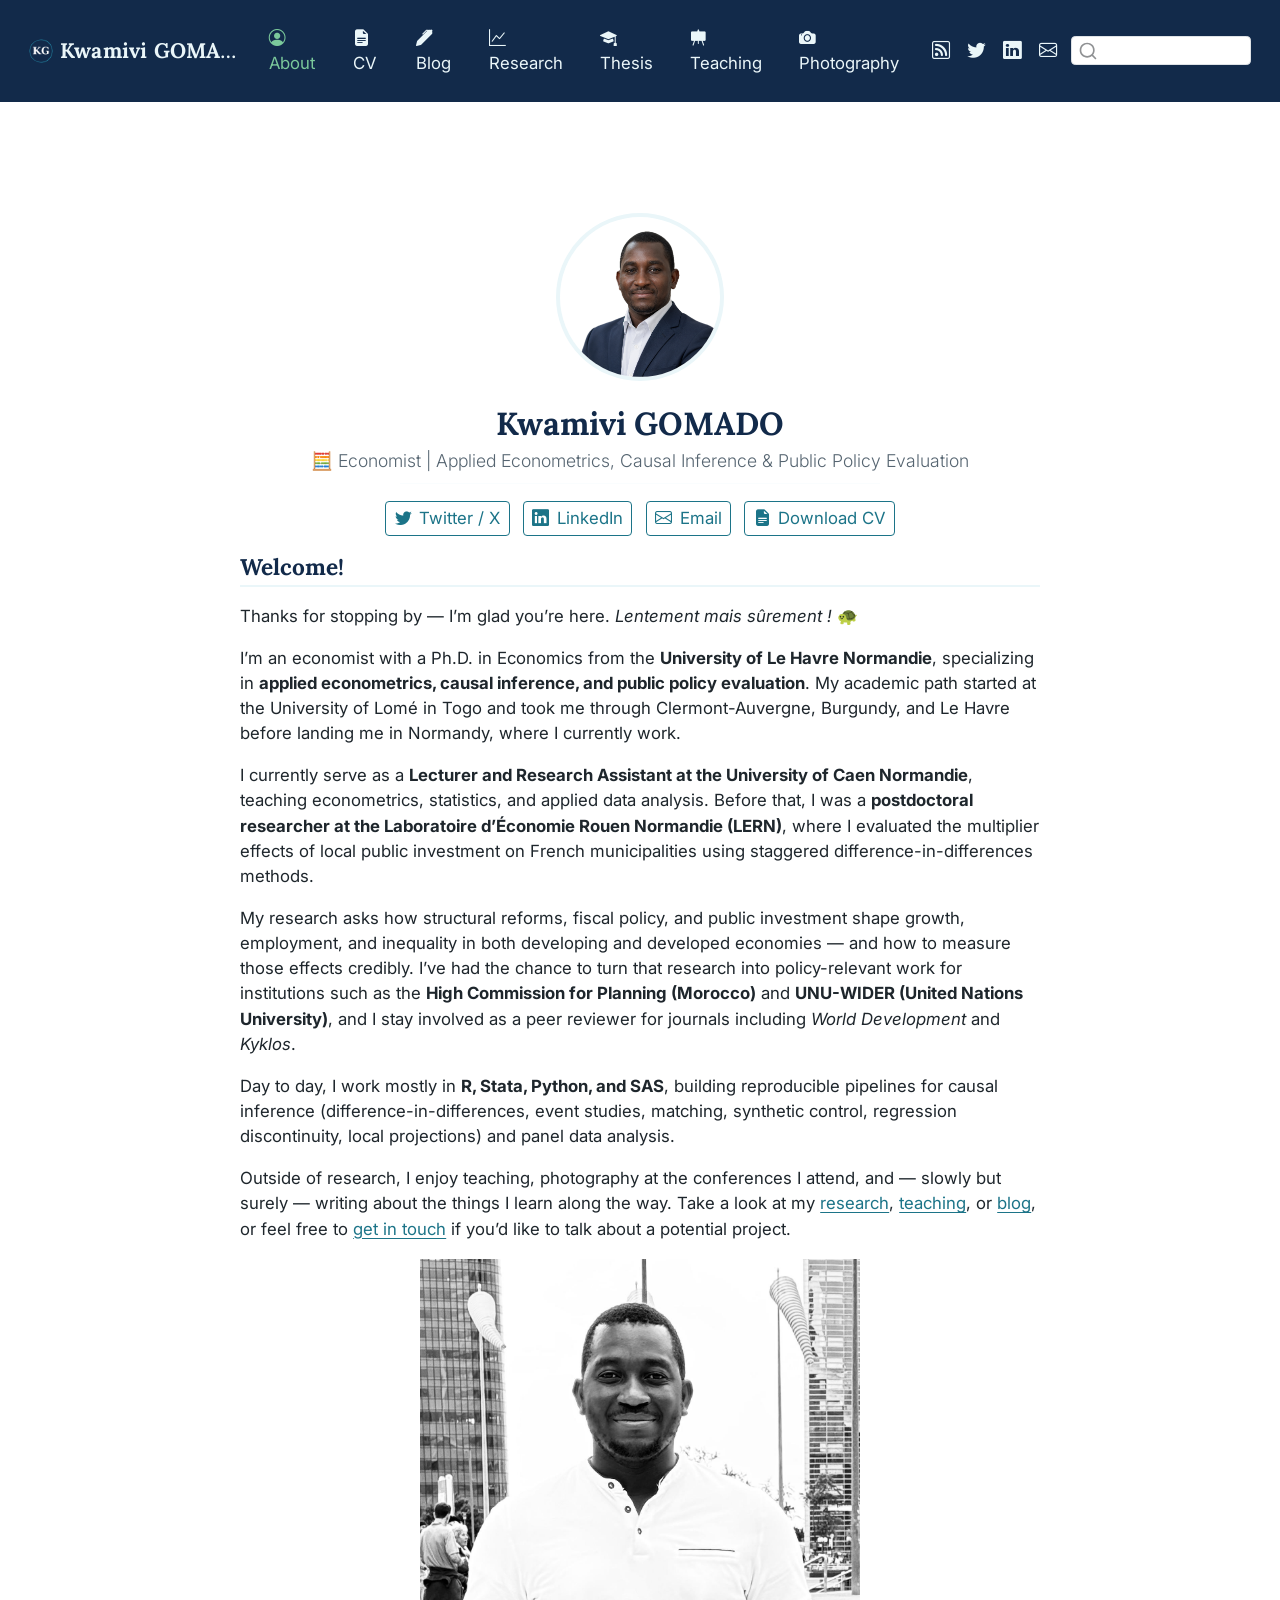
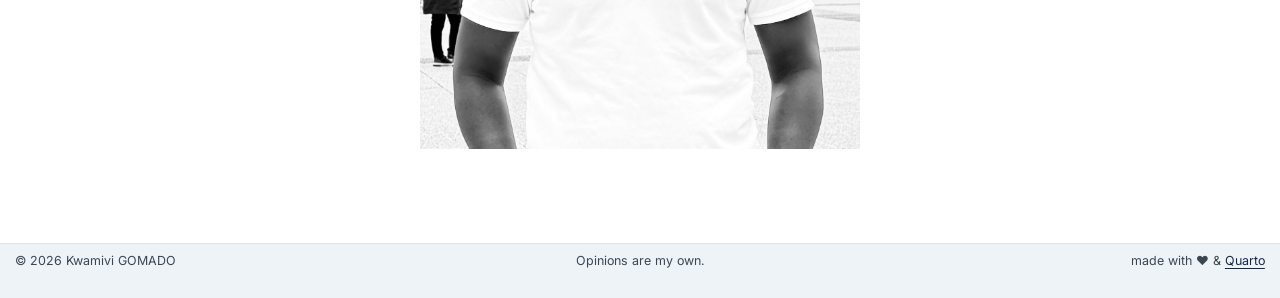
<file: index.html>
<!DOCTYPE html>
<html xmlns="http://www.w3.org/1999/xhtml" lang="en" xml:lang="en"><head>

<meta charset="utf-8">
<meta name="generator" content="quarto-1.8.25">

<meta name="viewport" content="width=device-width, initial-scale=1.0, user-scalable=yes">


<title>Kwamivi GOMADO | About – Kwamivi GOMADO</title>
<style>
code{white-space: pre-wrap;}
span.smallcaps{font-variant: small-caps;}
div.columns{display: flex; gap: min(4vw, 1.5em);}
div.column{flex: auto; overflow-x: auto;}
div.hanging-indent{margin-left: 1.5em; text-indent: -1.5em;}
ul.task-list{list-style: none;}
ul.task-list li input[type="checkbox"] {
  width: 0.8em;
  margin: 0 0.8em 0.2em -1em; /* quarto-specific, see https://github.com/quarto-dev/quarto-cli/issues/4556 */ 
  vertical-align: middle;
}
</style>


<script src="site_libs/quarto-nav/quarto-nav.js"></script>
<script src="site_libs/clipboard/clipboard.min.js"></script>
<script src="site_libs/quarto-search/autocomplete.umd.js"></script>
<script src="site_libs/quarto-search/fuse.min.js"></script>
<script src="site_libs/quarto-search/quarto-search.js"></script>
<meta name="quarto:offset" content="./">
<link href="./assets/img/favicon.png" rel="icon" type="image/png">
<script src="site_libs/quarto-html/quarto.js" type="module"></script>
<script src="site_libs/quarto-html/tabsets/tabsets.js" type="module"></script>
<script src="site_libs/quarto-html/axe/axe-check.js" type="module"></script>
<script src="site_libs/quarto-html/popper.min.js"></script>
<script src="site_libs/quarto-html/tippy.umd.min.js"></script>
<link href="site_libs/quarto-html/tippy.css" rel="stylesheet">
<link href="site_libs/quarto-html/quarto-syntax-highlighting-7b89279ff1a6dce999919e0e67d4d9ec.css" rel="stylesheet" id="quarto-text-highlighting-styles">
<script src="site_libs/bootstrap/bootstrap.min.js"></script>
<link href="site_libs/bootstrap/bootstrap-icons.css" rel="stylesheet">
<link href="site_libs/bootstrap/bootstrap-9e300816fc0d1c5141b2ba2306aa58ef.min.css" rel="stylesheet" append-hash="true" id="quarto-bootstrap" data-mode="light">
<script id="quarto-search-options" type="application/json">{
  "location": "navbar",
  "copy-button": false,
  "collapse-after": 3,
  "panel-placement": "end",
  "type": "textbox",
  "limit": 50,
  "keyboard-shortcut": [
    "f",
    "/",
    "s"
  ],
  "language": {
    "search-no-results-text": "No results",
    "search-matching-documents-text": "matching documents",
    "search-copy-link-title": "Copy link to search",
    "search-hide-matches-text": "Hide additional matches",
    "search-more-match-text": "more match in this document",
    "search-more-matches-text": "more matches in this document",
    "search-clear-button-title": "Clear",
    "search-text-placeholder": "",
    "search-detached-cancel-button-title": "Cancel",
    "search-submit-button-title": "Submit",
    "search-label": "Search"
  }
}</script>
<style>html{ scroll-behavior: smooth; }</style>


<meta property="og:title" content="Kwamivi GOMADO | About">
<meta property="og:description" content="🧮 Economist | Applied Econometrics, Causal Inference &amp; Public Policy Evaluation">
<meta property="og:image" content="https://www.kwamivigomado.com/assets/img/headshot.png">
<meta property="og:site_name" content="Kwamivi GOMADO">
<meta property="og:locale" content="en_EN">
<meta property="og:image:height" content="1254">
<meta property="og:image:width" content="1254">
<meta property="og:image:alt" content="Portrait of Kwamivi Gomado wearing a navy suit.">
<meta name="twitter:title" content="Kwamivi GOMADO | About">
<meta name="twitter:description" content="🧮 Economist | Applied Econometrics, Causal Inference &amp; Public Policy Evaluation">
<meta name="twitter:image" content="https://www.kwamivigomado.com/assets/img/headshot.png">
<meta name="twitter:creator" content="@MawuliGomado">
<meta name="twitter:image-height" content="1254">
<meta name="twitter:image-width" content="1254">
<meta name="twitter:image:alt" content="Portrait of Kwamivi Gomado wearing a navy suit.">
<meta name="twitter:card" content="summary_large_image">
</head>

<body class="nav-fixed fullcontent quarto-light">

<div id="quarto-search-results"></div>
  <header id="quarto-header" class="headroom fixed-top">
    <nav class="navbar navbar-expand-lg " data-bs-theme="dark">
      <div class="navbar-container container-fluid">
      <div class="navbar-brand-container mx-auto">
    <a href="./index.html" class="navbar-brand navbar-brand-logo">
    <img src="./assets/img/kg-monogram.png" alt="Navy circle monogram with the letters K G in white" class="navbar-logo light-content">
    <img src="./assets/img/kg-monogram.png" alt="Navy circle monogram with the letters K G in white" class="navbar-logo dark-content">
    </a>
    <a class="navbar-brand" href="./index.html">
    <span class="navbar-title">Kwamivi GOMADO</span>
    </a>
  </div>
            <div id="quarto-search" class="" title="Search"></div>
          <button class="navbar-toggler" type="button" data-bs-toggle="collapse" data-bs-target="#navbarCollapse" aria-controls="navbarCollapse" role="menu" aria-expanded="false" aria-label="Toggle navigation" onclick="if (window.quartoToggleHeadroom) { window.quartoToggleHeadroom(); }">
  <span class="navbar-toggler-icon"></span>
</button>
          <div class="collapse navbar-collapse" id="navbarCollapse">
            <ul class="navbar-nav navbar-nav-scroll me-auto">
  <li class="nav-item">
    <a class="nav-link active" href="./index.html" aria-current="page"> <i class="bi bi-person-circle" role="img">
</i> 
<span class="menu-text">About</span></a>
  </li>  
  <li class="nav-item">
    <a class="nav-link" href="./cv/index.html"> <i class="bi bi-file-earmark-text-fill" role="img">
</i> 
<span class="menu-text">CV</span></a>
  </li>  
  <li class="nav-item">
    <a class="nav-link" href="./blog.html"> <i class="bi bi-pen-fill" role="img">
</i> 
<span class="menu-text">Blog</span></a>
  </li>  
  <li class="nav-item">
    <a class="nav-link" href="./projects/research.html"> <i class="bi bi-graph-up" role="img">
</i> 
<span class="menu-text">Research</span></a>
  </li>  
  <li class="nav-item">
    <a class="nav-link" href="./thesis/thesis.html"> <i class="bi bi-mortarboard-fill" role="img">
</i> 
<span class="menu-text">Thesis</span></a>
  </li>  
  <li class="nav-item">
    <a class="nav-link" href="./teaching/teaching.html"> <i class="bi bi-easel-fill" role="img">
</i> 
<span class="menu-text">Teaching</span></a>
  </li>  
  <li class="nav-item">
    <a class="nav-link" href="./photography/index.html"> <i class="bi bi-camera-fill" role="img">
</i> 
<span class="menu-text">Photography</span></a>
  </li>  
</ul>
            <ul class="navbar-nav navbar-nav-scroll ms-auto">
  <li class="nav-item compact">
    <a class="nav-link" href="./blog.xml"> <i class="bi bi-rss" role="img" aria-label="rss">
</i> 
<span class="menu-text"></span></a>
  </li>  
  <li class="nav-item compact">
    <a class="nav-link" href="https://twitter.com/MawuliGomado"> <i class="bi bi-twitter" role="img" aria-label="Twitter / X">
</i> 
<span class="menu-text"></span></a>
  </li>  
  <li class="nav-item compact">
    <a class="nav-link" href="https://www.linkedin.com/feed/"> <i class="bi bi-linkedin" role="img" aria-label="LinkedIn">
</i> 
<span class="menu-text"></span></a>
  </li>  
  <li class="nav-item compact">
    <a class="nav-link" href="mailto:kwamivi.gomado@gmail.com"> <i class="bi bi-envelope" role="img" aria-label="email">
</i> 
<span class="menu-text"></span></a>
  </li>  
</ul>
          </div> <!-- /navcollapse -->
            <div class="quarto-navbar-tools">
</div>
      </div> <!-- /container-fluid -->
    </nav>
</header>
<!-- content -->
<div id="quarto-content" class="quarto-container page-columns page-rows-contents page-layout-article page-navbar">
<!-- sidebar -->
<!-- margin-sidebar -->
    
<!-- main -->
<main class="content" id="quarto-document-content">




<div class="quarto-about-jolla">
  <img src="assets/img/headshot.png" alt="Portrait of Kwamivi Gomado wearing a navy suit." class="about-image
  round " style="height: 10em; width: 10em;">
 <header id="title-block-header" class="quarto-title-block default">
<div class="quarto-title">
<h1 class="title">Kwamivi GOMADO</h1>
<p class="subtitle lead">🧮 Economist | Applied Econometrics, Causal Inference &amp; Public Policy Evaluation</p>
</div>
<div class="quarto-title-meta">
  </div>
</header><div id="hero-heading">
</div> 
  <hr class="about-sep">
   <div class="about-links">
  <a href="https://twitter.com/MawuliGomado" class="about-link" rel="" target="">
    <i class="bi bi-twitter"></i>
     <span class="about-link-text">Twitter / X</span>
  </a>
  <a href="https://www.linkedin.com/feed/" class="about-link" rel="" target="">
    <i class="bi bi-linkedin"></i>
     <span class="about-link-text">LinkedIn</span>
  </a>
  <a href="mailto:kwamivi.gomado@gmail.com" class="about-link" rel="" target="">
    <i class="bi bi-envelope"></i>
     <span class="about-link-text">Email</span>
  </a>
  <a href="/cv/cv_en.pdf" class="about-link" rel="" target="">
    <i class="bi bi-file-earmark-text-fill"></i>
     <span class="about-link-text">Download CV</span>
  </a>
</div>
</div>

<section id="welcome" class="level2">
<h2 data-anchor-id="welcome">Welcome!</h2>
<p>Thanks for stopping by — I’m glad you’re here. <em>Lentement mais sûrement !</em> 🐢</p>
<p>I’m an economist with a Ph.D.&nbsp;in Economics from the <strong>University of Le Havre Normandie</strong>, specializing in <strong>applied econometrics, causal inference, and public policy evaluation</strong>. My academic path started at the University of Lomé in Togo and took me through Clermont-Auvergne, Burgundy, and Le Havre before landing me in Normandy, where I currently work.</p>
<p>I currently serve as a <strong>Lecturer and Research Assistant at the University of Caen Normandie</strong>, teaching econometrics, statistics, and applied data analysis. Before that, I was a <strong>postdoctoral researcher at the Laboratoire d’Économie Rouen Normandie (LERN)</strong>, where I evaluated the multiplier effects of local public investment on French municipalities using staggered difference-in-differences methods.</p>
<p>My research asks how structural reforms, fiscal policy, and public investment shape growth, employment, and inequality in both developing and developed economies — and how to measure those effects credibly. I’ve had the chance to turn that research into policy-relevant work for institutions such as the <strong>High Commission for Planning (Morocco)</strong> and <strong>UNU-WIDER (United Nations University)</strong>, and I stay involved as a peer reviewer for journals including <em>World Development</em> and <em>Kyklos</em>.</p>
<p>Day to day, I work mostly in <strong>R, Stata, Python, and SAS</strong>, building reproducible pipelines for causal inference (difference-in-differences, event studies, matching, synthetic control, regression discontinuity, local projections) and panel data analysis.</p>
<p>Outside of research, I enjoy teaching, photography at the conferences I attend, and — slowly but surely — writing about the things I learn along the way. Take a look at my <a href="./projects/research.html">research</a>, <a href="./teaching/teaching.html">teaching</a>, or <a href="./blog.html">blog</a>, or feel free to <a href="mailto:kwamivi.gomado@gmail.com">get in touch</a> if you’d like to talk about a potential project.</p>
<p><img src="assets/img/headshot-candid.jpg" class="img-center img-fluid" style="width:55.0%" alt="Black and white candid photo of Kwamivi Gomado smiling outdoors."></p>



</section>

</main> <!-- /main -->
<script id="quarto-html-after-body" type="application/javascript">
  window.document.addEventListener("DOMContentLoaded", function (event) {
    const isCodeAnnotation = (el) => {
      for (const clz of el.classList) {
        if (clz.startsWith('code-annotation-')) {                     
          return true;
        }
      }
      return false;
    }
    const onCopySuccess = function(e) {
      // button target
      const button = e.trigger;
      // don't keep focus
      button.blur();
      // flash "checked"
      button.classList.add('code-copy-button-checked');
      var currentTitle = button.getAttribute("title");
      button.setAttribute("title", "Copied!");
      let tooltip;
      if (window.bootstrap) {
        button.setAttribute("data-bs-toggle", "tooltip");
        button.setAttribute("data-bs-placement", "left");
        button.setAttribute("data-bs-title", "Copied!");
        tooltip = new bootstrap.Tooltip(button, 
          { trigger: "manual", 
            customClass: "code-copy-button-tooltip",
            offset: [0, -8]});
        tooltip.show();    
      }
      setTimeout(function() {
        if (tooltip) {
          tooltip.hide();
          button.removeAttribute("data-bs-title");
          button.removeAttribute("data-bs-toggle");
          button.removeAttribute("data-bs-placement");
        }
        button.setAttribute("title", currentTitle);
        button.classList.remove('code-copy-button-checked');
      }, 1000);
      // clear code selection
      e.clearSelection();
    }
    const getTextToCopy = function(trigger) {
      const outerScaffold = trigger.parentElement.cloneNode(true);
      const codeEl = outerScaffold.querySelector('code');
      for (const childEl of codeEl.children) {
        if (isCodeAnnotation(childEl)) {
          childEl.remove();
        }
      }
      return codeEl.innerText;
    }
    const clipboard = new window.ClipboardJS('.code-copy-button:not([data-in-quarto-modal])', {
      text: getTextToCopy
    });
    clipboard.on('success', onCopySuccess);
    if (window.document.getElementById('quarto-embedded-source-code-modal')) {
      const clipboardModal = new window.ClipboardJS('.code-copy-button[data-in-quarto-modal]', {
        text: getTextToCopy,
        container: window.document.getElementById('quarto-embedded-source-code-modal')
      });
      clipboardModal.on('success', onCopySuccess);
    }
      var localhostRegex = new RegExp(/^(?:http|https):\/\/localhost\:?[0-9]*\//);
      var mailtoRegex = new RegExp(/^mailto:/);
        var filterRegex = new RegExp("https:\/\/www\.kwamivigomado\.com");
      var isInternal = (href) => {
          return filterRegex.test(href) || localhostRegex.test(href) || mailtoRegex.test(href);
      }
      // Inspect non-navigation links and adorn them if external
     var links = window.document.querySelectorAll('a[href]:not(.nav-link):not(.navbar-brand):not(.toc-action):not(.sidebar-link):not(.sidebar-item-toggle):not(.pagination-link):not(.no-external):not([aria-hidden]):not(.dropdown-item):not(.quarto-navigation-tool):not(.about-link)');
      for (var i=0; i<links.length; i++) {
        const link = links[i];
        if (!isInternal(link.href)) {
          // undo the damage that might have been done by quarto-nav.js in the case of
          // links that we want to consider external
          if (link.dataset.originalHref !== undefined) {
            link.href = link.dataset.originalHref;
          }
            // target, if specified
            link.setAttribute("target", "_blank");
            if (link.getAttribute("rel") === null) {
              link.setAttribute("rel", "noopener");
            }
        }
      }
    function tippyHover(el, contentFn, onTriggerFn, onUntriggerFn) {
      const config = {
        allowHTML: true,
        maxWidth: 500,
        delay: 100,
        arrow: false,
        appendTo: function(el) {
            return el.parentElement;
        },
        interactive: true,
        interactiveBorder: 10,
        theme: 'quarto',
        placement: 'bottom-start',
      };
      if (contentFn) {
        config.content = contentFn;
      }
      if (onTriggerFn) {
        config.onTrigger = onTriggerFn;
      }
      if (onUntriggerFn) {
        config.onUntrigger = onUntriggerFn;
      }
      window.tippy(el, config); 
    }
    const noterefs = window.document.querySelectorAll('a[role="doc-noteref"]');
    for (var i=0; i<noterefs.length; i++) {
      const ref = noterefs[i];
      tippyHover(ref, function() {
        // use id or data attribute instead here
        let href = ref.getAttribute('data-footnote-href') || ref.getAttribute('href');
        try { href = new URL(href).hash; } catch {}
        const id = href.replace(/^#\/?/, "");
        const note = window.document.getElementById(id);
        if (note) {
          return note.innerHTML;
        } else {
          return "";
        }
      });
    }
    const xrefs = window.document.querySelectorAll('a.quarto-xref');
    const processXRef = (id, note) => {
      // Strip column container classes
      const stripColumnClz = (el) => {
        el.classList.remove("page-full", "page-columns");
        if (el.children) {
          for (const child of el.children) {
            stripColumnClz(child);
          }
        }
      }
      stripColumnClz(note)
      if (id === null || id.startsWith('sec-')) {
        // Special case sections, only their first couple elements
        const container = document.createElement("div");
        if (note.children && note.children.length > 2) {
          container.appendChild(note.children[0].cloneNode(true));
          for (let i = 1; i < note.children.length; i++) {
            const child = note.children[i];
            if (child.tagName === "P" && child.innerText === "") {
              continue;
            } else {
              container.appendChild(child.cloneNode(true));
              break;
            }
          }
          if (window.Quarto?.typesetMath) {
            window.Quarto.typesetMath(container);
          }
          return container.innerHTML
        } else {
          if (window.Quarto?.typesetMath) {
            window.Quarto.typesetMath(note);
          }
          return note.innerHTML;
        }
      } else {
        // Remove any anchor links if they are present
        const anchorLink = note.querySelector('a.anchorjs-link');
        if (anchorLink) {
          anchorLink.remove();
        }
        if (window.Quarto?.typesetMath) {
          window.Quarto.typesetMath(note);
        }
        if (note.classList.contains("callout")) {
          return note.outerHTML;
        } else {
          return note.innerHTML;
        }
      }
    }
    for (var i=0; i<xrefs.length; i++) {
      const xref = xrefs[i];
      tippyHover(xref, undefined, function(instance) {
        instance.disable();
        let url = xref.getAttribute('href');
        let hash = undefined; 
        if (url.startsWith('#')) {
          hash = url;
        } else {
          try { hash = new URL(url).hash; } catch {}
        }
        if (hash) {
          const id = hash.replace(/^#\/?/, "");
          const note = window.document.getElementById(id);
          if (note !== null) {
            try {
              const html = processXRef(id, note.cloneNode(true));
              instance.setContent(html);
            } finally {
              instance.enable();
              instance.show();
            }
          } else {
            // See if we can fetch this
            fetch(url.split('#')[0])
            .then(res => res.text())
            .then(html => {
              const parser = new DOMParser();
              const htmlDoc = parser.parseFromString(html, "text/html");
              const note = htmlDoc.getElementById(id);
              if (note !== null) {
                const html = processXRef(id, note);
                instance.setContent(html);
              } 
            }).finally(() => {
              instance.enable();
              instance.show();
            });
          }
        } else {
          // See if we can fetch a full url (with no hash to target)
          // This is a special case and we should probably do some content thinning / targeting
          fetch(url)
          .then(res => res.text())
          .then(html => {
            const parser = new DOMParser();
            const htmlDoc = parser.parseFromString(html, "text/html");
            const note = htmlDoc.querySelector('main.content');
            if (note !== null) {
              // This should only happen for chapter cross references
              // (since there is no id in the URL)
              // remove the first header
              if (note.children.length > 0 && note.children[0].tagName === "HEADER") {
                note.children[0].remove();
              }
              const html = processXRef(null, note);
              instance.setContent(html);
            } 
          }).finally(() => {
            instance.enable();
            instance.show();
          });
        }
      }, function(instance) {
      });
    }
        let selectedAnnoteEl;
        const selectorForAnnotation = ( cell, annotation) => {
          let cellAttr = 'data-code-cell="' + cell + '"';
          let lineAttr = 'data-code-annotation="' +  annotation + '"';
          const selector = 'span[' + cellAttr + '][' + lineAttr + ']';
          return selector;
        }
        const selectCodeLines = (annoteEl) => {
          const doc = window.document;
          const targetCell = annoteEl.getAttribute("data-target-cell");
          const targetAnnotation = annoteEl.getAttribute("data-target-annotation");
          const annoteSpan = window.document.querySelector(selectorForAnnotation(targetCell, targetAnnotation));
          const lines = annoteSpan.getAttribute("data-code-lines").split(",");
          const lineIds = lines.map((line) => {
            return targetCell + "-" + line;
          })
          let top = null;
          let height = null;
          let parent = null;
          if (lineIds.length > 0) {
              //compute the position of the single el (top and bottom and make a div)
              const el = window.document.getElementById(lineIds[0]);
              top = el.offsetTop;
              height = el.offsetHeight;
              parent = el.parentElement.parentElement;
            if (lineIds.length > 1) {
              const lastEl = window.document.getElementById(lineIds[lineIds.length - 1]);
              const bottom = lastEl.offsetTop + lastEl.offsetHeight;
              height = bottom - top;
            }
            if (top !== null && height !== null && parent !== null) {
              // cook up a div (if necessary) and position it 
              let div = window.document.getElementById("code-annotation-line-highlight");
              if (div === null) {
                div = window.document.createElement("div");
                div.setAttribute("id", "code-annotation-line-highlight");
                div.style.position = 'absolute';
                parent.appendChild(div);
              }
              div.style.top = top - 2 + "px";
              div.style.height = height + 4 + "px";
              div.style.left = 0;
              let gutterDiv = window.document.getElementById("code-annotation-line-highlight-gutter");
              if (gutterDiv === null) {
                gutterDiv = window.document.createElement("div");
                gutterDiv.setAttribute("id", "code-annotation-line-highlight-gutter");
                gutterDiv.style.position = 'absolute';
                const codeCell = window.document.getElementById(targetCell);
                const gutter = codeCell.querySelector('.code-annotation-gutter');
                gutter.appendChild(gutterDiv);
              }
              gutterDiv.style.top = top - 2 + "px";
              gutterDiv.style.height = height + 4 + "px";
            }
            selectedAnnoteEl = annoteEl;
          }
        };
        const unselectCodeLines = () => {
          const elementsIds = ["code-annotation-line-highlight", "code-annotation-line-highlight-gutter"];
          elementsIds.forEach((elId) => {
            const div = window.document.getElementById(elId);
            if (div) {
              div.remove();
            }
          });
          selectedAnnoteEl = undefined;
        };
          // Handle positioning of the toggle
      window.addEventListener(
        "resize",
        throttle(() => {
          elRect = undefined;
          if (selectedAnnoteEl) {
            selectCodeLines(selectedAnnoteEl);
          }
        }, 10)
      );
      function throttle(fn, ms) {
      let throttle = false;
      let timer;
        return (...args) => {
          if(!throttle) { // first call gets through
              fn.apply(this, args);
              throttle = true;
          } else { // all the others get throttled
              if(timer) clearTimeout(timer); // cancel #2
              timer = setTimeout(() => {
                fn.apply(this, args);
                timer = throttle = false;
              }, ms);
          }
        };
      }
        // Attach click handler to the DT
        const annoteDls = window.document.querySelectorAll('dt[data-target-cell]');
        for (const annoteDlNode of annoteDls) {
          annoteDlNode.addEventListener('click', (event) => {
            const clickedEl = event.target;
            if (clickedEl !== selectedAnnoteEl) {
              unselectCodeLines();
              const activeEl = window.document.querySelector('dt[data-target-cell].code-annotation-active');
              if (activeEl) {
                activeEl.classList.remove('code-annotation-active');
              }
              selectCodeLines(clickedEl);
              clickedEl.classList.add('code-annotation-active');
            } else {
              // Unselect the line
              unselectCodeLines();
              clickedEl.classList.remove('code-annotation-active');
            }
          });
        }
    const findCites = (el) => {
      const parentEl = el.parentElement;
      if (parentEl) {
        const cites = parentEl.dataset.cites;
        if (cites) {
          return {
            el,
            cites: cites.split(' ')
          };
        } else {
          return findCites(el.parentElement)
        }
      } else {
        return undefined;
      }
    };
    var bibliorefs = window.document.querySelectorAll('a[role="doc-biblioref"]');
    for (var i=0; i<bibliorefs.length; i++) {
      const ref = bibliorefs[i];
      const citeInfo = findCites(ref);
      if (citeInfo) {
        tippyHover(citeInfo.el, function() {
          var popup = window.document.createElement('div');
          citeInfo.cites.forEach(function(cite) {
            var citeDiv = window.document.createElement('div');
            citeDiv.classList.add('hanging-indent');
            citeDiv.classList.add('csl-entry');
            var biblioDiv = window.document.getElementById('ref-' + cite);
            if (biblioDiv) {
              citeDiv.innerHTML = biblioDiv.innerHTML;
            }
            popup.appendChild(citeDiv);
          });
          return popup.innerHTML;
        });
      }
    }
  });
  </script>
</div> <!-- /content -->
<footer class="footer">
  <div class="nav-footer">
    <div class="nav-footer-left">
<p>© 2026 Kwamivi GOMADO</p>
</div>   
    <div class="nav-footer-center">
<p>Opinions are my own.</p>
</div>
    <div class="nav-footer-right">
<p>made with ♥️ &amp; <a href="https://quarto.org">Quarto</a></p>
</div>
  </div>
</footer>




<script src="site_libs/quarto-html/zenscroll-min.js"></script>
</body></html>
</file>
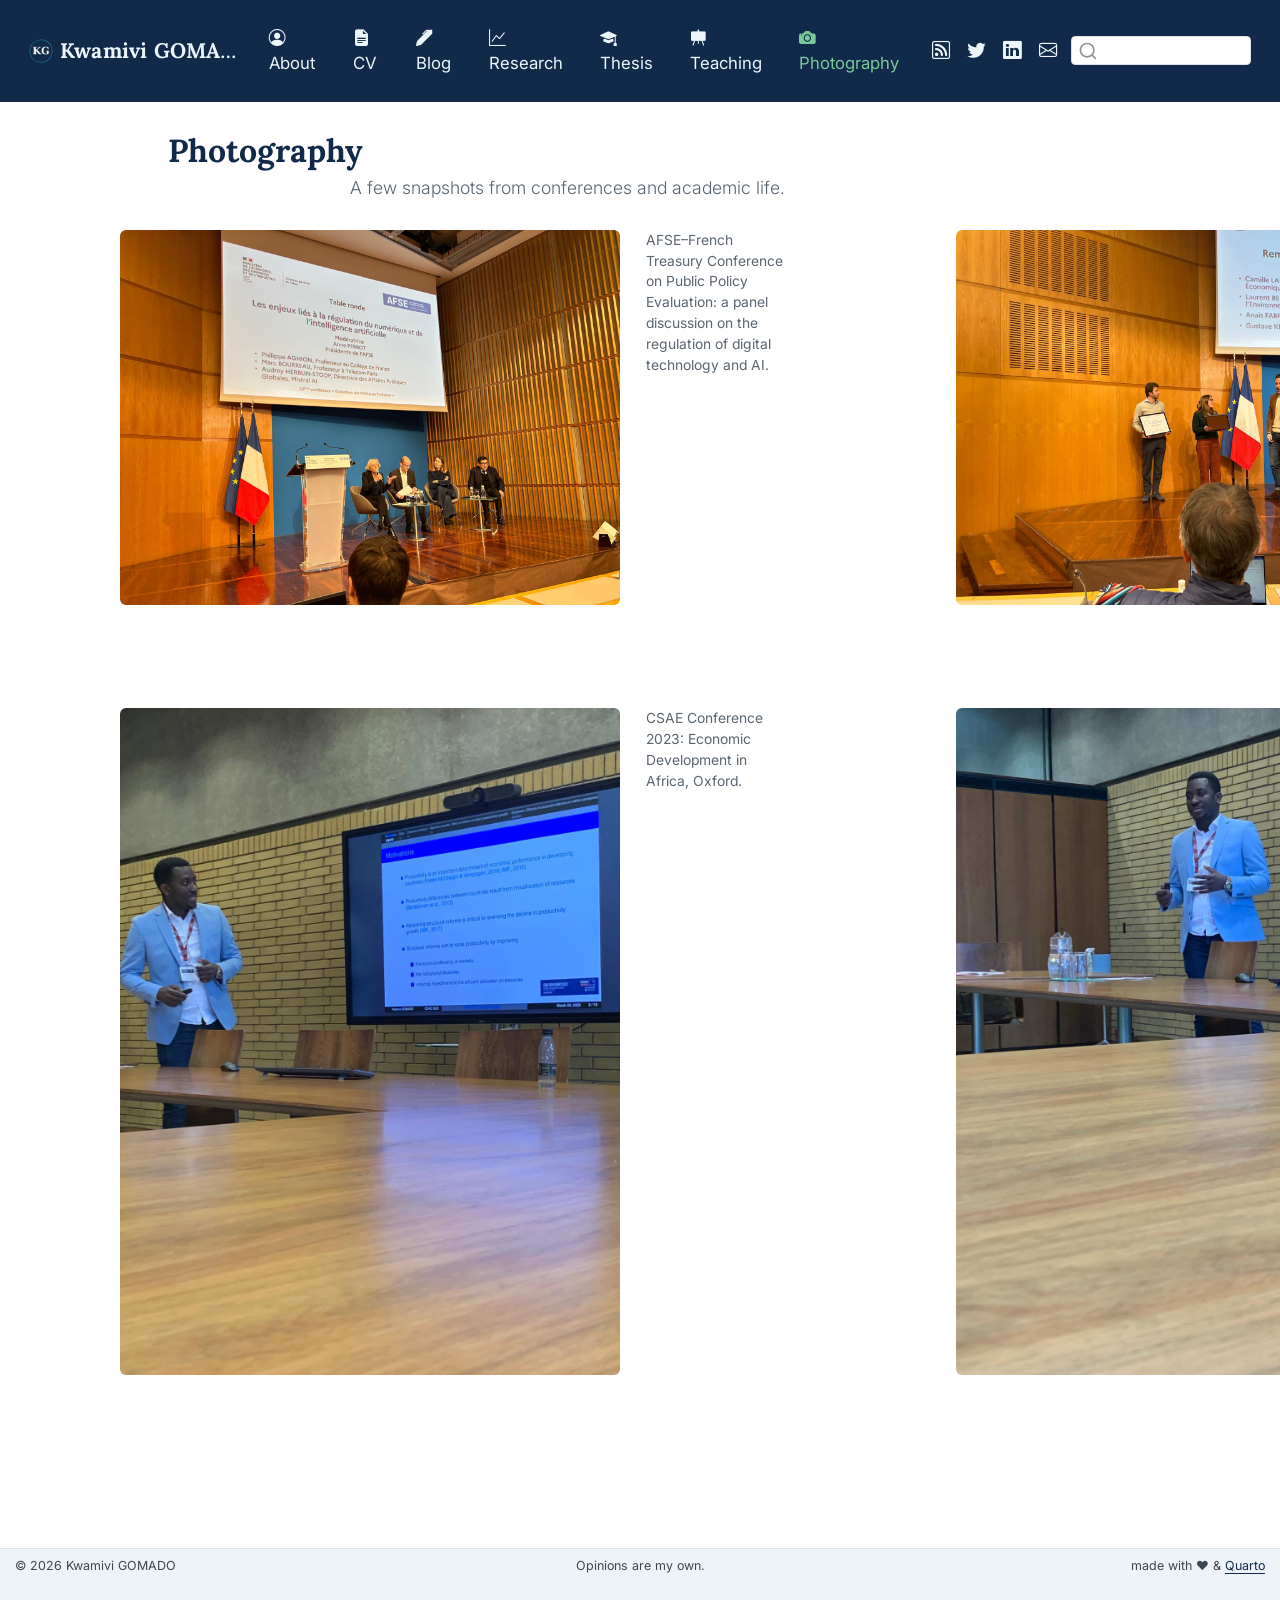
<file: photography/index.html>
<!DOCTYPE html>
<html xmlns="http://www.w3.org/1999/xhtml" lang="en" xml:lang="en"><head>

<meta charset="utf-8">
<meta name="generator" content="quarto-1.8.25">

<meta name="viewport" content="width=device-width, initial-scale=1.0, user-scalable=yes">


<title>Kwamivi GOMADO | Photography – Kwamivi GOMADO</title>
<style>
code{white-space: pre-wrap;}
span.smallcaps{font-variant: small-caps;}
div.columns{display: flex; gap: min(4vw, 1.5em);}
div.column{flex: auto; overflow-x: auto;}
div.hanging-indent{margin-left: 1.5em; text-indent: -1.5em;}
ul.task-list{list-style: none;}
ul.task-list li input[type="checkbox"] {
  width: 0.8em;
  margin: 0 0.8em 0.2em -1em; /* quarto-specific, see https://github.com/quarto-dev/quarto-cli/issues/4556 */ 
  vertical-align: middle;
}
</style>


<script src="../site_libs/quarto-nav/quarto-nav.js"></script>
<script src="../site_libs/clipboard/clipboard.min.js"></script>
<script src="../site_libs/quarto-search/autocomplete.umd.js"></script>
<script src="../site_libs/quarto-search/fuse.min.js"></script>
<script src="../site_libs/quarto-search/quarto-search.js"></script>
<meta name="quarto:offset" content="../">
<link href="../assets/img/favicon.png" rel="icon" type="image/png">
<script src="../site_libs/quarto-html/quarto.js" type="module"></script>
<script src="../site_libs/quarto-html/tabsets/tabsets.js" type="module"></script>
<script src="../site_libs/quarto-html/axe/axe-check.js" type="module"></script>
<script src="../site_libs/quarto-html/popper.min.js"></script>
<script src="../site_libs/quarto-html/tippy.umd.min.js"></script>
<script src="../site_libs/quarto-html/anchor.min.js"></script>
<link href="../site_libs/quarto-html/tippy.css" rel="stylesheet">
<link href="../site_libs/quarto-html/quarto-syntax-highlighting-7b89279ff1a6dce999919e0e67d4d9ec.css" rel="stylesheet" id="quarto-text-highlighting-styles">
<script src="../site_libs/bootstrap/bootstrap.min.js"></script>
<link href="../site_libs/bootstrap/bootstrap-icons.css" rel="stylesheet">
<link href="../site_libs/bootstrap/bootstrap-9e300816fc0d1c5141b2ba2306aa58ef.min.css" rel="stylesheet" append-hash="true" id="quarto-bootstrap" data-mode="light">
<script id="quarto-search-options" type="application/json">{
  "location": "navbar",
  "copy-button": false,
  "collapse-after": 3,
  "panel-placement": "end",
  "type": "textbox",
  "limit": 50,
  "keyboard-shortcut": [
    "f",
    "/",
    "s"
  ],
  "language": {
    "search-no-results-text": "No results",
    "search-matching-documents-text": "matching documents",
    "search-copy-link-title": "Copy link to search",
    "search-hide-matches-text": "Hide additional matches",
    "search-more-match-text": "more match in this document",
    "search-more-matches-text": "more matches in this document",
    "search-clear-button-title": "Clear",
    "search-text-placeholder": "",
    "search-detached-cancel-button-title": "Cancel",
    "search-submit-button-title": "Submit",
    "search-label": "Search"
  }
}</script>
<style>html{ scroll-behavior: smooth; }</style>


<meta property="og:title" content="Kwamivi GOMADO | Photography">
<meta property="og:description" content="A few snapshots from conferences and academic life.">
<meta property="og:image" content="https://www.kwamivigomado.com/photography/afse2024_1.jpg">
<meta property="og:site_name" content="Kwamivi GOMADO">
<meta property="og:locale" content="en_EN">
<meta property="og:image:alt" content="Panel discussion on stage at the AFSE conference, with a slide about the regulation of digital technology and AI displayed behind the panelists.">
<meta name="twitter:title" content="Kwamivi GOMADO | Photography">
<meta name="twitter:description" content="A few snapshots from conferences and academic life.">
<meta name="twitter:image" content="https://www.kwamivigomado.com/photography/afse2024_1.jpg">
<meta name="twitter:creator" content="@MawuliGomado">
<meta name="twitter:image:alt" content="Panel discussion on stage at the AFSE conference, with a slide about the regulation of digital technology and AI displayed behind the panelists.">
<meta name="twitter:card" content="summary_large_image">
</head>

<body class="nav-fixed quarto-light">

<div id="quarto-search-results"></div>
  <header id="quarto-header" class="headroom fixed-top">
    <nav class="navbar navbar-expand-lg " data-bs-theme="dark">
      <div class="navbar-container container-fluid">
      <div class="navbar-brand-container mx-auto">
    <a href="../index.html" class="navbar-brand navbar-brand-logo">
    <img src="../assets/img/kg-monogram.png" alt="Navy circle monogram with the letters K G in white" class="navbar-logo light-content">
    <img src="../assets/img/kg-monogram.png" alt="Navy circle monogram with the letters K G in white" class="navbar-logo dark-content">
    </a>
    <a class="navbar-brand" href="../index.html">
    <span class="navbar-title">Kwamivi GOMADO</span>
    </a>
  </div>
            <div id="quarto-search" class="" title="Search"></div>
          <button class="navbar-toggler" type="button" data-bs-toggle="collapse" data-bs-target="#navbarCollapse" aria-controls="navbarCollapse" role="menu" aria-expanded="false" aria-label="Toggle navigation" onclick="if (window.quartoToggleHeadroom) { window.quartoToggleHeadroom(); }">
  <span class="navbar-toggler-icon"></span>
</button>
          <div class="collapse navbar-collapse" id="navbarCollapse">
            <ul class="navbar-nav navbar-nav-scroll me-auto">
  <li class="nav-item">
    <a class="nav-link" href="../index.html"> <i class="bi bi-person-circle" role="img">
</i> 
<span class="menu-text">About</span></a>
  </li>  
  <li class="nav-item">
    <a class="nav-link" href="../cv/index.html"> <i class="bi bi-file-earmark-text-fill" role="img">
</i> 
<span class="menu-text">CV</span></a>
  </li>  
  <li class="nav-item">
    <a class="nav-link" href="../blog.html"> <i class="bi bi-pen-fill" role="img">
</i> 
<span class="menu-text">Blog</span></a>
  </li>  
  <li class="nav-item">
    <a class="nav-link" href="../projects/research.html"> <i class="bi bi-graph-up" role="img">
</i> 
<span class="menu-text">Research</span></a>
  </li>  
  <li class="nav-item">
    <a class="nav-link" href="../thesis/thesis.html"> <i class="bi bi-mortarboard-fill" role="img">
</i> 
<span class="menu-text">Thesis</span></a>
  </li>  
  <li class="nav-item">
    <a class="nav-link" href="../teaching/teaching.html"> <i class="bi bi-easel-fill" role="img">
</i> 
<span class="menu-text">Teaching</span></a>
  </li>  
  <li class="nav-item">
    <a class="nav-link active" href="../photography/index.html" aria-current="page"> <i class="bi bi-camera-fill" role="img">
</i> 
<span class="menu-text">Photography</span></a>
  </li>  
</ul>
            <ul class="navbar-nav navbar-nav-scroll ms-auto">
  <li class="nav-item compact">
    <a class="nav-link" href="../blog.xml"> <i class="bi bi-rss" role="img" aria-label="rss">
</i> 
<span class="menu-text"></span></a>
  </li>  
  <li class="nav-item compact">
    <a class="nav-link" href="https://twitter.com/MawuliGomado"> <i class="bi bi-twitter" role="img" aria-label="Twitter / X">
</i> 
<span class="menu-text"></span></a>
  </li>  
  <li class="nav-item compact">
    <a class="nav-link" href="https://www.linkedin.com/feed/"> <i class="bi bi-linkedin" role="img" aria-label="LinkedIn">
</i> 
<span class="menu-text"></span></a>
  </li>  
  <li class="nav-item compact">
    <a class="nav-link" href="mailto:kwamivi.gomado@gmail.com"> <i class="bi bi-envelope" role="img" aria-label="email">
</i> 
<span class="menu-text"></span></a>
  </li>  
</ul>
          </div> <!-- /navcollapse -->
            <div class="quarto-navbar-tools">
</div>
      </div> <!-- /container-fluid -->
    </nav>
</header>
<!-- content -->
<div id="quarto-content" class="quarto-container page-columns page-rows-contents page-layout-article page-navbar">
<!-- sidebar -->
<!-- margin-sidebar -->
    <div id="quarto-margin-sidebar" class="sidebar margin-sidebar zindex-bottom">
    </div>
<!-- main -->
<main class="content page-columns page-full" id="quarto-document-content">

<header id="title-block-header" class="quarto-title-block default">
<div class="quarto-title">
<h1 class="title">Photography</h1>
<p class="subtitle lead">A few snapshots from conferences and academic life.</p>
</div>



<div class="quarto-title-meta">

    
  
    
  </div>
  


</header>


<div class="quarto-layout-panel page-columns page-full" data-layout-ncol="2">
<div class="quarto-layout-row page-full">
<div class="quarto-layout-cell page-columns page-full" style="flex-basis: 50.0%;justify-content: flex-start;">
<div class="quarto-figure quarto-figure-center page-columns page-full">
<figure class="figure page-columns page-full">
<p><img src="afse2024_1.jpg" class="img-fluid figure-img" alt="Panel discussion on stage at the AFSE conference, with a slide about the regulation of digital technology and AI displayed behind the panelists."></p>
<figcaption class="margin-caption">AFSE–French Treasury Conference on Public Policy Evaluation: a panel discussion on the regulation of digital technology and AI.</figcaption>
</figure>
</div>
</div>
<div class="quarto-layout-cell page-columns page-full" style="flex-basis: 50.0%;justify-content: flex-start;">
<div class="quarto-figure quarto-figure-center page-columns page-full">
<figure class="figure page-columns page-full">
<p><img src="afse2024_2.jpg" class="img-fluid figure-img" alt="Panel discussion on stage at the AFSE conference."></p>
<figcaption class="margin-caption">Another view of the same panel at the AFSE–French Treasury Conference.</figcaption>
</figure>
</div>
</div>
</div>
<div class="quarto-layout-row page-full">
<div class="quarto-layout-cell page-columns page-full" style="flex-basis: 50.0%;justify-content: flex-start;">
<div class="quarto-figure quarto-figure-center page-columns page-full">
<figure class="figure page-columns page-full">
<p><img src="csae2023_1.jpg" class="img-fluid figure-img" alt="Photo from the CSAE Conference on Economic Development in Africa in Oxford."></p>
<figcaption class="margin-caption">CSAE Conference 2023: Economic Development in Africa, Oxford.</figcaption>
</figure>
</div>
</div>
<div class="quarto-layout-cell page-columns page-full" style="flex-basis: 50.0%;justify-content: flex-start;">
<div class="quarto-figure quarto-figure-center page-columns page-full">
<figure class="figure page-columns page-full">
<p><img src="csae2023_2.jpg" class="img-fluid figure-img" alt="Photo from the CSAE Conference on Economic Development in Africa in Oxford."></p>
<figcaption class="margin-caption">Another moment from the CSAE Conference 2023 in Oxford.</figcaption>
</figure>
</div>
</div>
</div>
</div>



</main> <!-- /main -->
<script id="quarto-html-after-body" type="application/javascript">
  window.document.addEventListener("DOMContentLoaded", function (event) {
    const icon = "";
    const anchorJS = new window.AnchorJS();
    anchorJS.options = {
      placement: 'right',
      icon: icon
    };
    anchorJS.add('.anchored');
    const isCodeAnnotation = (el) => {
      for (const clz of el.classList) {
        if (clz.startsWith('code-annotation-')) {                     
          return true;
        }
      }
      return false;
    }
    const onCopySuccess = function(e) {
      // button target
      const button = e.trigger;
      // don't keep focus
      button.blur();
      // flash "checked"
      button.classList.add('code-copy-button-checked');
      var currentTitle = button.getAttribute("title");
      button.setAttribute("title", "Copied!");
      let tooltip;
      if (window.bootstrap) {
        button.setAttribute("data-bs-toggle", "tooltip");
        button.setAttribute("data-bs-placement", "left");
        button.setAttribute("data-bs-title", "Copied!");
        tooltip = new bootstrap.Tooltip(button, 
          { trigger: "manual", 
            customClass: "code-copy-button-tooltip",
            offset: [0, -8]});
        tooltip.show();    
      }
      setTimeout(function() {
        if (tooltip) {
          tooltip.hide();
          button.removeAttribute("data-bs-title");
          button.removeAttribute("data-bs-toggle");
          button.removeAttribute("data-bs-placement");
        }
        button.setAttribute("title", currentTitle);
        button.classList.remove('code-copy-button-checked');
      }, 1000);
      // clear code selection
      e.clearSelection();
    }
    const getTextToCopy = function(trigger) {
      const outerScaffold = trigger.parentElement.cloneNode(true);
      const codeEl = outerScaffold.querySelector('code');
      for (const childEl of codeEl.children) {
        if (isCodeAnnotation(childEl)) {
          childEl.remove();
        }
      }
      return codeEl.innerText;
    }
    const clipboard = new window.ClipboardJS('.code-copy-button:not([data-in-quarto-modal])', {
      text: getTextToCopy
    });
    clipboard.on('success', onCopySuccess);
    if (window.document.getElementById('quarto-embedded-source-code-modal')) {
      const clipboardModal = new window.ClipboardJS('.code-copy-button[data-in-quarto-modal]', {
        text: getTextToCopy,
        container: window.document.getElementById('quarto-embedded-source-code-modal')
      });
      clipboardModal.on('success', onCopySuccess);
    }
      var localhostRegex = new RegExp(/^(?:http|https):\/\/localhost\:?[0-9]*\//);
      var mailtoRegex = new RegExp(/^mailto:/);
        var filterRegex = new RegExp("https:\/\/www\.kwamivigomado\.com");
      var isInternal = (href) => {
          return filterRegex.test(href) || localhostRegex.test(href) || mailtoRegex.test(href);
      }
      // Inspect non-navigation links and adorn them if external
     var links = window.document.querySelectorAll('a[href]:not(.nav-link):not(.navbar-brand):not(.toc-action):not(.sidebar-link):not(.sidebar-item-toggle):not(.pagination-link):not(.no-external):not([aria-hidden]):not(.dropdown-item):not(.quarto-navigation-tool):not(.about-link)');
      for (var i=0; i<links.length; i++) {
        const link = links[i];
        if (!isInternal(link.href)) {
          // undo the damage that might have been done by quarto-nav.js in the case of
          // links that we want to consider external
          if (link.dataset.originalHref !== undefined) {
            link.href = link.dataset.originalHref;
          }
            // target, if specified
            link.setAttribute("target", "_blank");
            if (link.getAttribute("rel") === null) {
              link.setAttribute("rel", "noopener");
            }
        }
      }
    function tippyHover(el, contentFn, onTriggerFn, onUntriggerFn) {
      const config = {
        allowHTML: true,
        maxWidth: 500,
        delay: 100,
        arrow: false,
        appendTo: function(el) {
            return el.parentElement;
        },
        interactive: true,
        interactiveBorder: 10,
        theme: 'quarto',
        placement: 'bottom-start',
      };
      if (contentFn) {
        config.content = contentFn;
      }
      if (onTriggerFn) {
        config.onTrigger = onTriggerFn;
      }
      if (onUntriggerFn) {
        config.onUntrigger = onUntriggerFn;
      }
      window.tippy(el, config); 
    }
    const noterefs = window.document.querySelectorAll('a[role="doc-noteref"]');
    for (var i=0; i<noterefs.length; i++) {
      const ref = noterefs[i];
      tippyHover(ref, function() {
        // use id or data attribute instead here
        let href = ref.getAttribute('data-footnote-href') || ref.getAttribute('href');
        try { href = new URL(href).hash; } catch {}
        const id = href.replace(/^#\/?/, "");
        const note = window.document.getElementById(id);
        if (note) {
          return note.innerHTML;
        } else {
          return "";
        }
      });
    }
    const xrefs = window.document.querySelectorAll('a.quarto-xref');
    const processXRef = (id, note) => {
      // Strip column container classes
      const stripColumnClz = (el) => {
        el.classList.remove("page-full", "page-columns");
        if (el.children) {
          for (const child of el.children) {
            stripColumnClz(child);
          }
        }
      }
      stripColumnClz(note)
      if (id === null || id.startsWith('sec-')) {
        // Special case sections, only their first couple elements
        const container = document.createElement("div");
        if (note.children && note.children.length > 2) {
          container.appendChild(note.children[0].cloneNode(true));
          for (let i = 1; i < note.children.length; i++) {
            const child = note.children[i];
            if (child.tagName === "P" && child.innerText === "") {
              continue;
            } else {
              container.appendChild(child.cloneNode(true));
              break;
            }
          }
          if (window.Quarto?.typesetMath) {
            window.Quarto.typesetMath(container);
          }
          return container.innerHTML
        } else {
          if (window.Quarto?.typesetMath) {
            window.Quarto.typesetMath(note);
          }
          return note.innerHTML;
        }
      } else {
        // Remove any anchor links if they are present
        const anchorLink = note.querySelector('a.anchorjs-link');
        if (anchorLink) {
          anchorLink.remove();
        }
        if (window.Quarto?.typesetMath) {
          window.Quarto.typesetMath(note);
        }
        if (note.classList.contains("callout")) {
          return note.outerHTML;
        } else {
          return note.innerHTML;
        }
      }
    }
    for (var i=0; i<xrefs.length; i++) {
      const xref = xrefs[i];
      tippyHover(xref, undefined, function(instance) {
        instance.disable();
        let url = xref.getAttribute('href');
        let hash = undefined; 
        if (url.startsWith('#')) {
          hash = url;
        } else {
          try { hash = new URL(url).hash; } catch {}
        }
        if (hash) {
          const id = hash.replace(/^#\/?/, "");
          const note = window.document.getElementById(id);
          if (note !== null) {
            try {
              const html = processXRef(id, note.cloneNode(true));
              instance.setContent(html);
            } finally {
              instance.enable();
              instance.show();
            }
          } else {
            // See if we can fetch this
            fetch(url.split('#')[0])
            .then(res => res.text())
            .then(html => {
              const parser = new DOMParser();
              const htmlDoc = parser.parseFromString(html, "text/html");
              const note = htmlDoc.getElementById(id);
              if (note !== null) {
                const html = processXRef(id, note);
                instance.setContent(html);
              } 
            }).finally(() => {
              instance.enable();
              instance.show();
            });
          }
        } else {
          // See if we can fetch a full url (with no hash to target)
          // This is a special case and we should probably do some content thinning / targeting
          fetch(url)
          .then(res => res.text())
          .then(html => {
            const parser = new DOMParser();
            const htmlDoc = parser.parseFromString(html, "text/html");
            const note = htmlDoc.querySelector('main.content');
            if (note !== null) {
              // This should only happen for chapter cross references
              // (since there is no id in the URL)
              // remove the first header
              if (note.children.length > 0 && note.children[0].tagName === "HEADER") {
                note.children[0].remove();
              }
              const html = processXRef(null, note);
              instance.setContent(html);
            } 
          }).finally(() => {
            instance.enable();
            instance.show();
          });
        }
      }, function(instance) {
      });
    }
        let selectedAnnoteEl;
        const selectorForAnnotation = ( cell, annotation) => {
          let cellAttr = 'data-code-cell="' + cell + '"';
          let lineAttr = 'data-code-annotation="' +  annotation + '"';
          const selector = 'span[' + cellAttr + '][' + lineAttr + ']';
          return selector;
        }
        const selectCodeLines = (annoteEl) => {
          const doc = window.document;
          const targetCell = annoteEl.getAttribute("data-target-cell");
          const targetAnnotation = annoteEl.getAttribute("data-target-annotation");
          const annoteSpan = window.document.querySelector(selectorForAnnotation(targetCell, targetAnnotation));
          const lines = annoteSpan.getAttribute("data-code-lines").split(",");
          const lineIds = lines.map((line) => {
            return targetCell + "-" + line;
          })
          let top = null;
          let height = null;
          let parent = null;
          if (lineIds.length > 0) {
              //compute the position of the single el (top and bottom and make a div)
              const el = window.document.getElementById(lineIds[0]);
              top = el.offsetTop;
              height = el.offsetHeight;
              parent = el.parentElement.parentElement;
            if (lineIds.length > 1) {
              const lastEl = window.document.getElementById(lineIds[lineIds.length - 1]);
              const bottom = lastEl.offsetTop + lastEl.offsetHeight;
              height = bottom - top;
            }
            if (top !== null && height !== null && parent !== null) {
              // cook up a div (if necessary) and position it 
              let div = window.document.getElementById("code-annotation-line-highlight");
              if (div === null) {
                div = window.document.createElement("div");
                div.setAttribute("id", "code-annotation-line-highlight");
                div.style.position = 'absolute';
                parent.appendChild(div);
              }
              div.style.top = top - 2 + "px";
              div.style.height = height + 4 + "px";
              div.style.left = 0;
              let gutterDiv = window.document.getElementById("code-annotation-line-highlight-gutter");
              if (gutterDiv === null) {
                gutterDiv = window.document.createElement("div");
                gutterDiv.setAttribute("id", "code-annotation-line-highlight-gutter");
                gutterDiv.style.position = 'absolute';
                const codeCell = window.document.getElementById(targetCell);
                const gutter = codeCell.querySelector('.code-annotation-gutter');
                gutter.appendChild(gutterDiv);
              }
              gutterDiv.style.top = top - 2 + "px";
              gutterDiv.style.height = height + 4 + "px";
            }
            selectedAnnoteEl = annoteEl;
          }
        };
        const unselectCodeLines = () => {
          const elementsIds = ["code-annotation-line-highlight", "code-annotation-line-highlight-gutter"];
          elementsIds.forEach((elId) => {
            const div = window.document.getElementById(elId);
            if (div) {
              div.remove();
            }
          });
          selectedAnnoteEl = undefined;
        };
          // Handle positioning of the toggle
      window.addEventListener(
        "resize",
        throttle(() => {
          elRect = undefined;
          if (selectedAnnoteEl) {
            selectCodeLines(selectedAnnoteEl);
          }
        }, 10)
      );
      function throttle(fn, ms) {
      let throttle = false;
      let timer;
        return (...args) => {
          if(!throttle) { // first call gets through
              fn.apply(this, args);
              throttle = true;
          } else { // all the others get throttled
              if(timer) clearTimeout(timer); // cancel #2
              timer = setTimeout(() => {
                fn.apply(this, args);
                timer = throttle = false;
              }, ms);
          }
        };
      }
        // Attach click handler to the DT
        const annoteDls = window.document.querySelectorAll('dt[data-target-cell]');
        for (const annoteDlNode of annoteDls) {
          annoteDlNode.addEventListener('click', (event) => {
            const clickedEl = event.target;
            if (clickedEl !== selectedAnnoteEl) {
              unselectCodeLines();
              const activeEl = window.document.querySelector('dt[data-target-cell].code-annotation-active');
              if (activeEl) {
                activeEl.classList.remove('code-annotation-active');
              }
              selectCodeLines(clickedEl);
              clickedEl.classList.add('code-annotation-active');
            } else {
              // Unselect the line
              unselectCodeLines();
              clickedEl.classList.remove('code-annotation-active');
            }
          });
        }
    const findCites = (el) => {
      const parentEl = el.parentElement;
      if (parentEl) {
        const cites = parentEl.dataset.cites;
        if (cites) {
          return {
            el,
            cites: cites.split(' ')
          };
        } else {
          return findCites(el.parentElement)
        }
      } else {
        return undefined;
      }
    };
    var bibliorefs = window.document.querySelectorAll('a[role="doc-biblioref"]');
    for (var i=0; i<bibliorefs.length; i++) {
      const ref = bibliorefs[i];
      const citeInfo = findCites(ref);
      if (citeInfo) {
        tippyHover(citeInfo.el, function() {
          var popup = window.document.createElement('div');
          citeInfo.cites.forEach(function(cite) {
            var citeDiv = window.document.createElement('div');
            citeDiv.classList.add('hanging-indent');
            citeDiv.classList.add('csl-entry');
            var biblioDiv = window.document.getElementById('ref-' + cite);
            if (biblioDiv) {
              citeDiv.innerHTML = biblioDiv.innerHTML;
            }
            popup.appendChild(citeDiv);
          });
          return popup.innerHTML;
        });
      }
    }
  });
  </script>
</div> <!-- /content -->
<footer class="footer">
  <div class="nav-footer">
    <div class="nav-footer-left">
<p>© 2026 Kwamivi GOMADO</p>
</div>   
    <div class="nav-footer-center">
<p>Opinions are my own.</p>
</div>
    <div class="nav-footer-right">
<p>made with ♥️ &amp; <a href="https://quarto.org">Quarto</a></p>
</div>
  </div>
</footer>




<script src="../site_libs/quarto-html/zenscroll-min.js"></script>
</body></html>
</file>
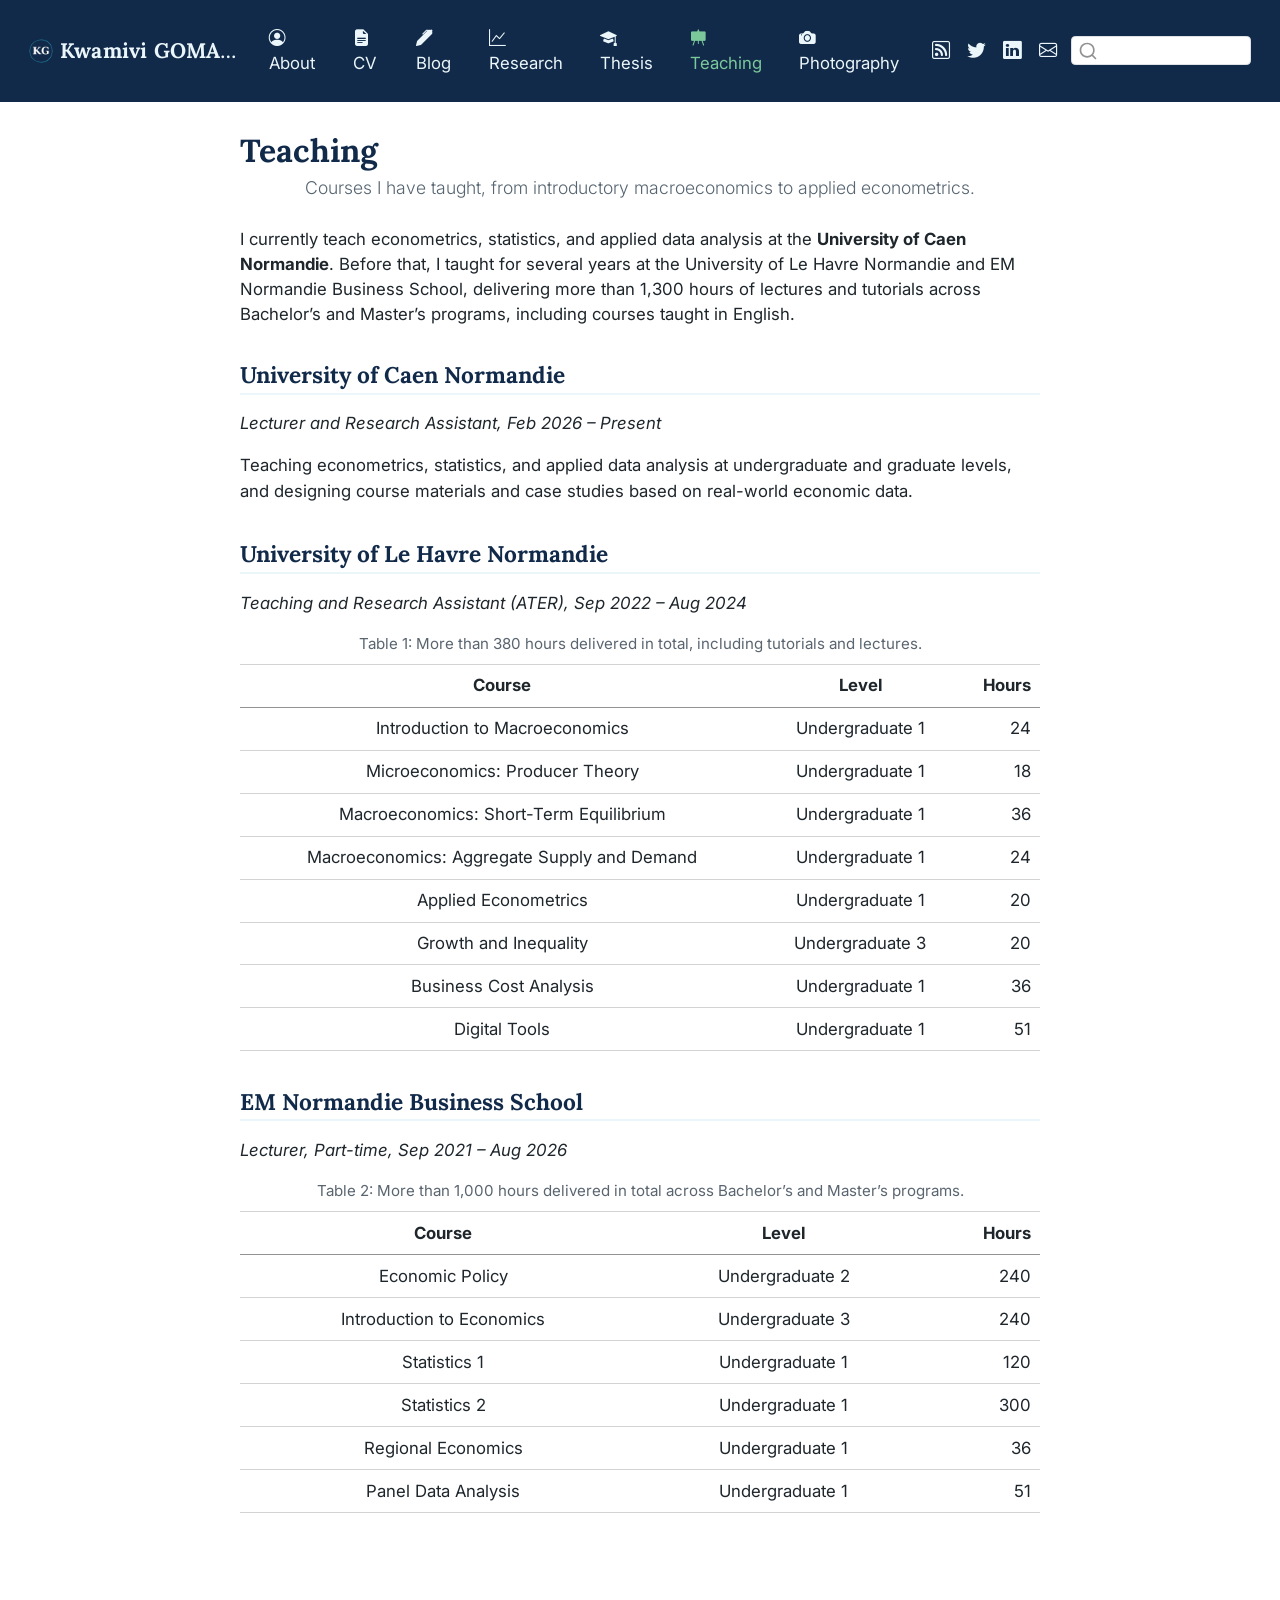
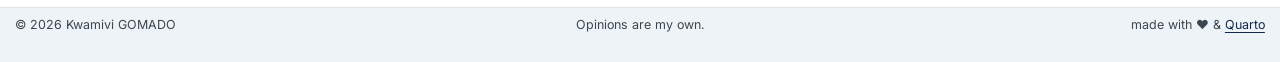
<file: teaching/teaching.html>
<!DOCTYPE html>
<html xmlns="http://www.w3.org/1999/xhtml" lang="en" xml:lang="en"><head>

<meta charset="utf-8">
<meta name="generator" content="quarto-1.8.25">

<meta name="viewport" content="width=device-width, initial-scale=1.0, user-scalable=yes">


<title>Kwamivi GOMADO | Teaching – Kwamivi GOMADO</title>
<style>
code{white-space: pre-wrap;}
span.smallcaps{font-variant: small-caps;}
div.columns{display: flex; gap: min(4vw, 1.5em);}
div.column{flex: auto; overflow-x: auto;}
div.hanging-indent{margin-left: 1.5em; text-indent: -1.5em;}
ul.task-list{list-style: none;}
ul.task-list li input[type="checkbox"] {
  width: 0.8em;
  margin: 0 0.8em 0.2em -1em; /* quarto-specific, see https://github.com/quarto-dev/quarto-cli/issues/4556 */ 
  vertical-align: middle;
}
</style>


<script src="../site_libs/quarto-nav/quarto-nav.js"></script>
<script src="../site_libs/clipboard/clipboard.min.js"></script>
<script src="../site_libs/quarto-search/autocomplete.umd.js"></script>
<script src="../site_libs/quarto-search/fuse.min.js"></script>
<script src="../site_libs/quarto-search/quarto-search.js"></script>
<meta name="quarto:offset" content="../">
<link href="../assets/img/favicon.png" rel="icon" type="image/png">
<script src="../site_libs/quarto-html/quarto.js" type="module"></script>
<script src="../site_libs/quarto-html/tabsets/tabsets.js" type="module"></script>
<script src="../site_libs/quarto-html/axe/axe-check.js" type="module"></script>
<script src="../site_libs/quarto-html/popper.min.js"></script>
<script src="../site_libs/quarto-html/tippy.umd.min.js"></script>
<script src="../site_libs/quarto-html/anchor.min.js"></script>
<link href="../site_libs/quarto-html/tippy.css" rel="stylesheet">
<link href="../site_libs/quarto-html/quarto-syntax-highlighting-7b89279ff1a6dce999919e0e67d4d9ec.css" rel="stylesheet" id="quarto-text-highlighting-styles">
<script src="../site_libs/bootstrap/bootstrap.min.js"></script>
<link href="../site_libs/bootstrap/bootstrap-icons.css" rel="stylesheet">
<link href="../site_libs/bootstrap/bootstrap-9e300816fc0d1c5141b2ba2306aa58ef.min.css" rel="stylesheet" append-hash="true" id="quarto-bootstrap" data-mode="light">
<script id="quarto-search-options" type="application/json">{
  "location": "navbar",
  "copy-button": false,
  "collapse-after": 3,
  "panel-placement": "end",
  "type": "textbox",
  "limit": 50,
  "keyboard-shortcut": [
    "f",
    "/",
    "s"
  ],
  "language": {
    "search-no-results-text": "No results",
    "search-matching-documents-text": "matching documents",
    "search-copy-link-title": "Copy link to search",
    "search-hide-matches-text": "Hide additional matches",
    "search-more-match-text": "more match in this document",
    "search-more-matches-text": "more matches in this document",
    "search-clear-button-title": "Clear",
    "search-text-placeholder": "",
    "search-detached-cancel-button-title": "Cancel",
    "search-submit-button-title": "Submit",
    "search-label": "Search"
  }
}</script>
<style>html{ scroll-behavior: smooth; }</style>


<meta property="og:title" content="Kwamivi GOMADO | Teaching">
<meta property="og:description" content="Courses I have taught, from introductory macroeconomics to applied econometrics.">
<meta property="og:image" content="https://www.kwamivigomado.com/teaching/assets/img/kg-monogram.png">
<meta property="og:site_name" content="Kwamivi GOMADO">
<meta property="og:locale" content="en_EN">
<meta name="twitter:title" content="Kwamivi GOMADO | Teaching">
<meta name="twitter:description" content="Courses I have taught, from introductory macroeconomics to applied econometrics.">
<meta name="twitter:image" content="https://www.kwamivigomado.com/teaching/assets/img/kg-monogram.png">
<meta name="twitter:creator" content="@MawuliGomado">
<meta name="twitter:card" content="summary_large_image">
</head>

<body class="nav-fixed fullcontent quarto-light">

<div id="quarto-search-results"></div>
  <header id="quarto-header" class="headroom fixed-top">
    <nav class="navbar navbar-expand-lg " data-bs-theme="dark">
      <div class="navbar-container container-fluid">
      <div class="navbar-brand-container mx-auto">
    <a href="../index.html" class="navbar-brand navbar-brand-logo">
    <img src="../assets/img/kg-monogram.png" alt="Navy circle monogram with the letters K G in white" class="navbar-logo light-content">
    <img src="../assets/img/kg-monogram.png" alt="Navy circle monogram with the letters K G in white" class="navbar-logo dark-content">
    </a>
    <a class="navbar-brand" href="../index.html">
    <span class="navbar-title">Kwamivi GOMADO</span>
    </a>
  </div>
            <div id="quarto-search" class="" title="Search"></div>
          <button class="navbar-toggler" type="button" data-bs-toggle="collapse" data-bs-target="#navbarCollapse" aria-controls="navbarCollapse" role="menu" aria-expanded="false" aria-label="Toggle navigation" onclick="if (window.quartoToggleHeadroom) { window.quartoToggleHeadroom(); }">
  <span class="navbar-toggler-icon"></span>
</button>
          <div class="collapse navbar-collapse" id="navbarCollapse">
            <ul class="navbar-nav navbar-nav-scroll me-auto">
  <li class="nav-item">
    <a class="nav-link" href="../index.html"> <i class="bi bi-person-circle" role="img">
</i> 
<span class="menu-text">About</span></a>
  </li>  
  <li class="nav-item">
    <a class="nav-link" href="../cv/index.html"> <i class="bi bi-file-earmark-text-fill" role="img">
</i> 
<span class="menu-text">CV</span></a>
  </li>  
  <li class="nav-item">
    <a class="nav-link" href="../blog.html"> <i class="bi bi-pen-fill" role="img">
</i> 
<span class="menu-text">Blog</span></a>
  </li>  
  <li class="nav-item">
    <a class="nav-link" href="../projects/research.html"> <i class="bi bi-graph-up" role="img">
</i> 
<span class="menu-text">Research</span></a>
  </li>  
  <li class="nav-item">
    <a class="nav-link" href="../thesis/thesis.html"> <i class="bi bi-mortarboard-fill" role="img">
</i> 
<span class="menu-text">Thesis</span></a>
  </li>  
  <li class="nav-item">
    <a class="nav-link active" href="../teaching/teaching.html" aria-current="page"> <i class="bi bi-easel-fill" role="img">
</i> 
<span class="menu-text">Teaching</span></a>
  </li>  
  <li class="nav-item">
    <a class="nav-link" href="../photography/index.html"> <i class="bi bi-camera-fill" role="img">
</i> 
<span class="menu-text">Photography</span></a>
  </li>  
</ul>
            <ul class="navbar-nav navbar-nav-scroll ms-auto">
  <li class="nav-item compact">
    <a class="nav-link" href="../blog.xml"> <i class="bi bi-rss" role="img" aria-label="rss">
</i> 
<span class="menu-text"></span></a>
  </li>  
  <li class="nav-item compact">
    <a class="nav-link" href="https://twitter.com/MawuliGomado"> <i class="bi bi-twitter" role="img" aria-label="Twitter / X">
</i> 
<span class="menu-text"></span></a>
  </li>  
  <li class="nav-item compact">
    <a class="nav-link" href="https://www.linkedin.com/feed/"> <i class="bi bi-linkedin" role="img" aria-label="LinkedIn">
</i> 
<span class="menu-text"></span></a>
  </li>  
  <li class="nav-item compact">
    <a class="nav-link" href="mailto:kwamivi.gomado@gmail.com"> <i class="bi bi-envelope" role="img" aria-label="email">
</i> 
<span class="menu-text"></span></a>
  </li>  
</ul>
          </div> <!-- /navcollapse -->
            <div class="quarto-navbar-tools">
</div>
      </div> <!-- /container-fluid -->
    </nav>
</header>
<!-- content -->
<div id="quarto-content" class="quarto-container page-columns page-rows-contents page-layout-article page-navbar">
<!-- sidebar -->
<!-- margin-sidebar -->
    
<!-- main -->
<main class="content" id="quarto-document-content">

<header id="title-block-header" class="quarto-title-block default">
<div class="quarto-title">
<h1 class="title">Teaching</h1>
<p class="subtitle lead">Courses I have taught, from introductory macroeconomics to applied econometrics.</p>
</div>



<div class="quarto-title-meta">

    
  
    
  </div>
  


</header>


<p>I currently teach econometrics, statistics, and applied data analysis at the <strong>University of Caen Normandie</strong>. Before that, I taught for several years at the University of Le Havre Normandie and EM Normandie Business School, delivering more than 1,300 hours of lectures and tutorials across Bachelor’s and Master’s programs, including courses taught in English.</p>
<section id="university-of-caen-normandie" class="level2">
<h2 class="anchored" data-anchor-id="university-of-caen-normandie">University of Caen Normandie</h2>
<p><em>Lecturer and Research Assistant, Feb 2026 – Present</em></p>
<p>Teaching econometrics, statistics, and applied data analysis at undergraduate and graduate levels, and designing course materials and case studies based on real-world economic data.</p>
</section>
<section id="university-of-le-havre-normandie" class="level2">
<h2 class="anchored" data-anchor-id="university-of-le-havre-normandie">University of Le Havre Normandie</h2>
<p><em>Teaching and Research Assistant (ATER), Sep 2022 – Aug 2024</em></p>
<div id="tbl-lehavre" class="quarto-float quarto-figure quarto-figure-center anchored">
<figure class="quarto-float quarto-float-tbl figure">
<figcaption class="quarto-float-caption-top quarto-float-caption quarto-float-tbl" id="tbl-lehavre-caption-0ceaefa1-69ba-4598-a22c-09a6ac19f8ca">
Table&nbsp;1: More than 380 hours delivered in total, including tutorials and lectures.
</figcaption>
<div aria-describedby="tbl-lehavre-caption-0ceaefa1-69ba-4598-a22c-09a6ac19f8ca">
<table class="caption-top table">
<thead>
<tr class="header">
<th>Course</th>
<th>Level</th>
<th style="text-align: right;">Hours</th>
</tr>
</thead>
<tbody>
<tr class="odd">
<td>Introduction to Macroeconomics</td>
<td>Undergraduate 1</td>
<td style="text-align: right;">24</td>
</tr>
<tr class="even">
<td>Microeconomics: Producer Theory</td>
<td>Undergraduate 1</td>
<td style="text-align: right;">18</td>
</tr>
<tr class="odd">
<td>Macroeconomics: Short-Term Equilibrium</td>
<td>Undergraduate 1</td>
<td style="text-align: right;">36</td>
</tr>
<tr class="even">
<td>Macroeconomics: Aggregate Supply and Demand</td>
<td>Undergraduate 1</td>
<td style="text-align: right;">24</td>
</tr>
<tr class="odd">
<td>Applied Econometrics</td>
<td>Undergraduate 1</td>
<td style="text-align: right;">20</td>
</tr>
<tr class="even">
<td>Growth and Inequality</td>
<td>Undergraduate 3</td>
<td style="text-align: right;">20</td>
</tr>
<tr class="odd">
<td>Business Cost Analysis</td>
<td>Undergraduate 1</td>
<td style="text-align: right;">36</td>
</tr>
<tr class="even">
<td>Digital Tools</td>
<td>Undergraduate 1</td>
<td style="text-align: right;">51</td>
</tr>
</tbody>
</table>
</div>
</figure>
</div>
</section>
<section id="em-normandie-business-school" class="level2">
<h2 class="anchored" data-anchor-id="em-normandie-business-school">EM Normandie Business School</h2>
<p><em>Lecturer, Part-time, Sep 2021 – Aug 2026</em></p>
<div id="tbl-emnormandie" class="quarto-float quarto-figure quarto-figure-center anchored">
<figure class="quarto-float quarto-float-tbl figure">
<figcaption class="quarto-float-caption-top quarto-float-caption quarto-float-tbl" id="tbl-emnormandie-caption-0ceaefa1-69ba-4598-a22c-09a6ac19f8ca">
Table&nbsp;2: More than 1,000 hours delivered in total across Bachelor’s and Master’s programs.
</figcaption>
<div aria-describedby="tbl-emnormandie-caption-0ceaefa1-69ba-4598-a22c-09a6ac19f8ca">
<table class="caption-top table">
<thead>
<tr class="header">
<th>Course</th>
<th>Level</th>
<th style="text-align: right;">Hours</th>
</tr>
</thead>
<tbody>
<tr class="odd">
<td>Economic Policy</td>
<td>Undergraduate 2</td>
<td style="text-align: right;">240</td>
</tr>
<tr class="even">
<td>Introduction to Economics</td>
<td>Undergraduate 3</td>
<td style="text-align: right;">240</td>
</tr>
<tr class="odd">
<td>Statistics 1</td>
<td>Undergraduate 1</td>
<td style="text-align: right;">120</td>
</tr>
<tr class="even">
<td>Statistics 2</td>
<td>Undergraduate 1</td>
<td style="text-align: right;">300</td>
</tr>
<tr class="odd">
<td>Regional Economics</td>
<td>Undergraduate 1</td>
<td style="text-align: right;">36</td>
</tr>
<tr class="even">
<td>Panel Data Analysis</td>
<td>Undergraduate 1</td>
<td style="text-align: right;">51</td>
</tr>
</tbody>
</table>
</div>
</figure>
</div>


</section>

</main> <!-- /main -->
<script id="quarto-html-after-body" type="application/javascript">
  window.document.addEventListener("DOMContentLoaded", function (event) {
    const icon = "";
    const anchorJS = new window.AnchorJS();
    anchorJS.options = {
      placement: 'right',
      icon: icon
    };
    anchorJS.add('.anchored');
    const isCodeAnnotation = (el) => {
      for (const clz of el.classList) {
        if (clz.startsWith('code-annotation-')) {                     
          return true;
        }
      }
      return false;
    }
    const onCopySuccess = function(e) {
      // button target
      const button = e.trigger;
      // don't keep focus
      button.blur();
      // flash "checked"
      button.classList.add('code-copy-button-checked');
      var currentTitle = button.getAttribute("title");
      button.setAttribute("title", "Copied!");
      let tooltip;
      if (window.bootstrap) {
        button.setAttribute("data-bs-toggle", "tooltip");
        button.setAttribute("data-bs-placement", "left");
        button.setAttribute("data-bs-title", "Copied!");
        tooltip = new bootstrap.Tooltip(button, 
          { trigger: "manual", 
            customClass: "code-copy-button-tooltip",
            offset: [0, -8]});
        tooltip.show();    
      }
      setTimeout(function() {
        if (tooltip) {
          tooltip.hide();
          button.removeAttribute("data-bs-title");
          button.removeAttribute("data-bs-toggle");
          button.removeAttribute("data-bs-placement");
        }
        button.setAttribute("title", currentTitle);
        button.classList.remove('code-copy-button-checked');
      }, 1000);
      // clear code selection
      e.clearSelection();
    }
    const getTextToCopy = function(trigger) {
      const outerScaffold = trigger.parentElement.cloneNode(true);
      const codeEl = outerScaffold.querySelector('code');
      for (const childEl of codeEl.children) {
        if (isCodeAnnotation(childEl)) {
          childEl.remove();
        }
      }
      return codeEl.innerText;
    }
    const clipboard = new window.ClipboardJS('.code-copy-button:not([data-in-quarto-modal])', {
      text: getTextToCopy
    });
    clipboard.on('success', onCopySuccess);
    if (window.document.getElementById('quarto-embedded-source-code-modal')) {
      const clipboardModal = new window.ClipboardJS('.code-copy-button[data-in-quarto-modal]', {
        text: getTextToCopy,
        container: window.document.getElementById('quarto-embedded-source-code-modal')
      });
      clipboardModal.on('success', onCopySuccess);
    }
      var localhostRegex = new RegExp(/^(?:http|https):\/\/localhost\:?[0-9]*\//);
      var mailtoRegex = new RegExp(/^mailto:/);
        var filterRegex = new RegExp("https:\/\/www\.kwamivigomado\.com");
      var isInternal = (href) => {
          return filterRegex.test(href) || localhostRegex.test(href) || mailtoRegex.test(href);
      }
      // Inspect non-navigation links and adorn them if external
     var links = window.document.querySelectorAll('a[href]:not(.nav-link):not(.navbar-brand):not(.toc-action):not(.sidebar-link):not(.sidebar-item-toggle):not(.pagination-link):not(.no-external):not([aria-hidden]):not(.dropdown-item):not(.quarto-navigation-tool):not(.about-link)');
      for (var i=0; i<links.length; i++) {
        const link = links[i];
        if (!isInternal(link.href)) {
          // undo the damage that might have been done by quarto-nav.js in the case of
          // links that we want to consider external
          if (link.dataset.originalHref !== undefined) {
            link.href = link.dataset.originalHref;
          }
            // target, if specified
            link.setAttribute("target", "_blank");
            if (link.getAttribute("rel") === null) {
              link.setAttribute("rel", "noopener");
            }
        }
      }
    function tippyHover(el, contentFn, onTriggerFn, onUntriggerFn) {
      const config = {
        allowHTML: true,
        maxWidth: 500,
        delay: 100,
        arrow: false,
        appendTo: function(el) {
            return el.parentElement;
        },
        interactive: true,
        interactiveBorder: 10,
        theme: 'quarto',
        placement: 'bottom-start',
      };
      if (contentFn) {
        config.content = contentFn;
      }
      if (onTriggerFn) {
        config.onTrigger = onTriggerFn;
      }
      if (onUntriggerFn) {
        config.onUntrigger = onUntriggerFn;
      }
      window.tippy(el, config); 
    }
    const noterefs = window.document.querySelectorAll('a[role="doc-noteref"]');
    for (var i=0; i<noterefs.length; i++) {
      const ref = noterefs[i];
      tippyHover(ref, function() {
        // use id or data attribute instead here
        let href = ref.getAttribute('data-footnote-href') || ref.getAttribute('href');
        try { href = new URL(href).hash; } catch {}
        const id = href.replace(/^#\/?/, "");
        const note = window.document.getElementById(id);
        if (note) {
          return note.innerHTML;
        } else {
          return "";
        }
      });
    }
    const xrefs = window.document.querySelectorAll('a.quarto-xref');
    const processXRef = (id, note) => {
      // Strip column container classes
      const stripColumnClz = (el) => {
        el.classList.remove("page-full", "page-columns");
        if (el.children) {
          for (const child of el.children) {
            stripColumnClz(child);
          }
        }
      }
      stripColumnClz(note)
      if (id === null || id.startsWith('sec-')) {
        // Special case sections, only their first couple elements
        const container = document.createElement("div");
        if (note.children && note.children.length > 2) {
          container.appendChild(note.children[0].cloneNode(true));
          for (let i = 1; i < note.children.length; i++) {
            const child = note.children[i];
            if (child.tagName === "P" && child.innerText === "") {
              continue;
            } else {
              container.appendChild(child.cloneNode(true));
              break;
            }
          }
          if (window.Quarto?.typesetMath) {
            window.Quarto.typesetMath(container);
          }
          return container.innerHTML
        } else {
          if (window.Quarto?.typesetMath) {
            window.Quarto.typesetMath(note);
          }
          return note.innerHTML;
        }
      } else {
        // Remove any anchor links if they are present
        const anchorLink = note.querySelector('a.anchorjs-link');
        if (anchorLink) {
          anchorLink.remove();
        }
        if (window.Quarto?.typesetMath) {
          window.Quarto.typesetMath(note);
        }
        if (note.classList.contains("callout")) {
          return note.outerHTML;
        } else {
          return note.innerHTML;
        }
      }
    }
    for (var i=0; i<xrefs.length; i++) {
      const xref = xrefs[i];
      tippyHover(xref, undefined, function(instance) {
        instance.disable();
        let url = xref.getAttribute('href');
        let hash = undefined; 
        if (url.startsWith('#')) {
          hash = url;
        } else {
          try { hash = new URL(url).hash; } catch {}
        }
        if (hash) {
          const id = hash.replace(/^#\/?/, "");
          const note = window.document.getElementById(id);
          if (note !== null) {
            try {
              const html = processXRef(id, note.cloneNode(true));
              instance.setContent(html);
            } finally {
              instance.enable();
              instance.show();
            }
          } else {
            // See if we can fetch this
            fetch(url.split('#')[0])
            .then(res => res.text())
            .then(html => {
              const parser = new DOMParser();
              const htmlDoc = parser.parseFromString(html, "text/html");
              const note = htmlDoc.getElementById(id);
              if (note !== null) {
                const html = processXRef(id, note);
                instance.setContent(html);
              } 
            }).finally(() => {
              instance.enable();
              instance.show();
            });
          }
        } else {
          // See if we can fetch a full url (with no hash to target)
          // This is a special case and we should probably do some content thinning / targeting
          fetch(url)
          .then(res => res.text())
          .then(html => {
            const parser = new DOMParser();
            const htmlDoc = parser.parseFromString(html, "text/html");
            const note = htmlDoc.querySelector('main.content');
            if (note !== null) {
              // This should only happen for chapter cross references
              // (since there is no id in the URL)
              // remove the first header
              if (note.children.length > 0 && note.children[0].tagName === "HEADER") {
                note.children[0].remove();
              }
              const html = processXRef(null, note);
              instance.setContent(html);
            } 
          }).finally(() => {
            instance.enable();
            instance.show();
          });
        }
      }, function(instance) {
      });
    }
        let selectedAnnoteEl;
        const selectorForAnnotation = ( cell, annotation) => {
          let cellAttr = 'data-code-cell="' + cell + '"';
          let lineAttr = 'data-code-annotation="' +  annotation + '"';
          const selector = 'span[' + cellAttr + '][' + lineAttr + ']';
          return selector;
        }
        const selectCodeLines = (annoteEl) => {
          const doc = window.document;
          const targetCell = annoteEl.getAttribute("data-target-cell");
          const targetAnnotation = annoteEl.getAttribute("data-target-annotation");
          const annoteSpan = window.document.querySelector(selectorForAnnotation(targetCell, targetAnnotation));
          const lines = annoteSpan.getAttribute("data-code-lines").split(",");
          const lineIds = lines.map((line) => {
            return targetCell + "-" + line;
          })
          let top = null;
          let height = null;
          let parent = null;
          if (lineIds.length > 0) {
              //compute the position of the single el (top and bottom and make a div)
              const el = window.document.getElementById(lineIds[0]);
              top = el.offsetTop;
              height = el.offsetHeight;
              parent = el.parentElement.parentElement;
            if (lineIds.length > 1) {
              const lastEl = window.document.getElementById(lineIds[lineIds.length - 1]);
              const bottom = lastEl.offsetTop + lastEl.offsetHeight;
              height = bottom - top;
            }
            if (top !== null && height !== null && parent !== null) {
              // cook up a div (if necessary) and position it 
              let div = window.document.getElementById("code-annotation-line-highlight");
              if (div === null) {
                div = window.document.createElement("div");
                div.setAttribute("id", "code-annotation-line-highlight");
                div.style.position = 'absolute';
                parent.appendChild(div);
              }
              div.style.top = top - 2 + "px";
              div.style.height = height + 4 + "px";
              div.style.left = 0;
              let gutterDiv = window.document.getElementById("code-annotation-line-highlight-gutter");
              if (gutterDiv === null) {
                gutterDiv = window.document.createElement("div");
                gutterDiv.setAttribute("id", "code-annotation-line-highlight-gutter");
                gutterDiv.style.position = 'absolute';
                const codeCell = window.document.getElementById(targetCell);
                const gutter = codeCell.querySelector('.code-annotation-gutter');
                gutter.appendChild(gutterDiv);
              }
              gutterDiv.style.top = top - 2 + "px";
              gutterDiv.style.height = height + 4 + "px";
            }
            selectedAnnoteEl = annoteEl;
          }
        };
        const unselectCodeLines = () => {
          const elementsIds = ["code-annotation-line-highlight", "code-annotation-line-highlight-gutter"];
          elementsIds.forEach((elId) => {
            const div = window.document.getElementById(elId);
            if (div) {
              div.remove();
            }
          });
          selectedAnnoteEl = undefined;
        };
          // Handle positioning of the toggle
      window.addEventListener(
        "resize",
        throttle(() => {
          elRect = undefined;
          if (selectedAnnoteEl) {
            selectCodeLines(selectedAnnoteEl);
          }
        }, 10)
      );
      function throttle(fn, ms) {
      let throttle = false;
      let timer;
        return (...args) => {
          if(!throttle) { // first call gets through
              fn.apply(this, args);
              throttle = true;
          } else { // all the others get throttled
              if(timer) clearTimeout(timer); // cancel #2
              timer = setTimeout(() => {
                fn.apply(this, args);
                timer = throttle = false;
              }, ms);
          }
        };
      }
        // Attach click handler to the DT
        const annoteDls = window.document.querySelectorAll('dt[data-target-cell]');
        for (const annoteDlNode of annoteDls) {
          annoteDlNode.addEventListener('click', (event) => {
            const clickedEl = event.target;
            if (clickedEl !== selectedAnnoteEl) {
              unselectCodeLines();
              const activeEl = window.document.querySelector('dt[data-target-cell].code-annotation-active');
              if (activeEl) {
                activeEl.classList.remove('code-annotation-active');
              }
              selectCodeLines(clickedEl);
              clickedEl.classList.add('code-annotation-active');
            } else {
              // Unselect the line
              unselectCodeLines();
              clickedEl.classList.remove('code-annotation-active');
            }
          });
        }
    const findCites = (el) => {
      const parentEl = el.parentElement;
      if (parentEl) {
        const cites = parentEl.dataset.cites;
        if (cites) {
          return {
            el,
            cites: cites.split(' ')
          };
        } else {
          return findCites(el.parentElement)
        }
      } else {
        return undefined;
      }
    };
    var bibliorefs = window.document.querySelectorAll('a[role="doc-biblioref"]');
    for (var i=0; i<bibliorefs.length; i++) {
      const ref = bibliorefs[i];
      const citeInfo = findCites(ref);
      if (citeInfo) {
        tippyHover(citeInfo.el, function() {
          var popup = window.document.createElement('div');
          citeInfo.cites.forEach(function(cite) {
            var citeDiv = window.document.createElement('div');
            citeDiv.classList.add('hanging-indent');
            citeDiv.classList.add('csl-entry');
            var biblioDiv = window.document.getElementById('ref-' + cite);
            if (biblioDiv) {
              citeDiv.innerHTML = biblioDiv.innerHTML;
            }
            popup.appendChild(citeDiv);
          });
          return popup.innerHTML;
        });
      }
    }
  });
  </script>
</div> <!-- /content -->
<footer class="footer">
  <div class="nav-footer">
    <div class="nav-footer-left">
<p>© 2026 Kwamivi GOMADO</p>
</div>   
    <div class="nav-footer-center">
<p>Opinions are my own.</p>
</div>
    <div class="nav-footer-right">
<p>made with ♥️ &amp; <a href="https://quarto.org">Quarto</a></p>
</div>
  </div>
</footer>




<script src="../site_libs/quarto-html/zenscroll-min.js"></script>
</body></html>
</file>
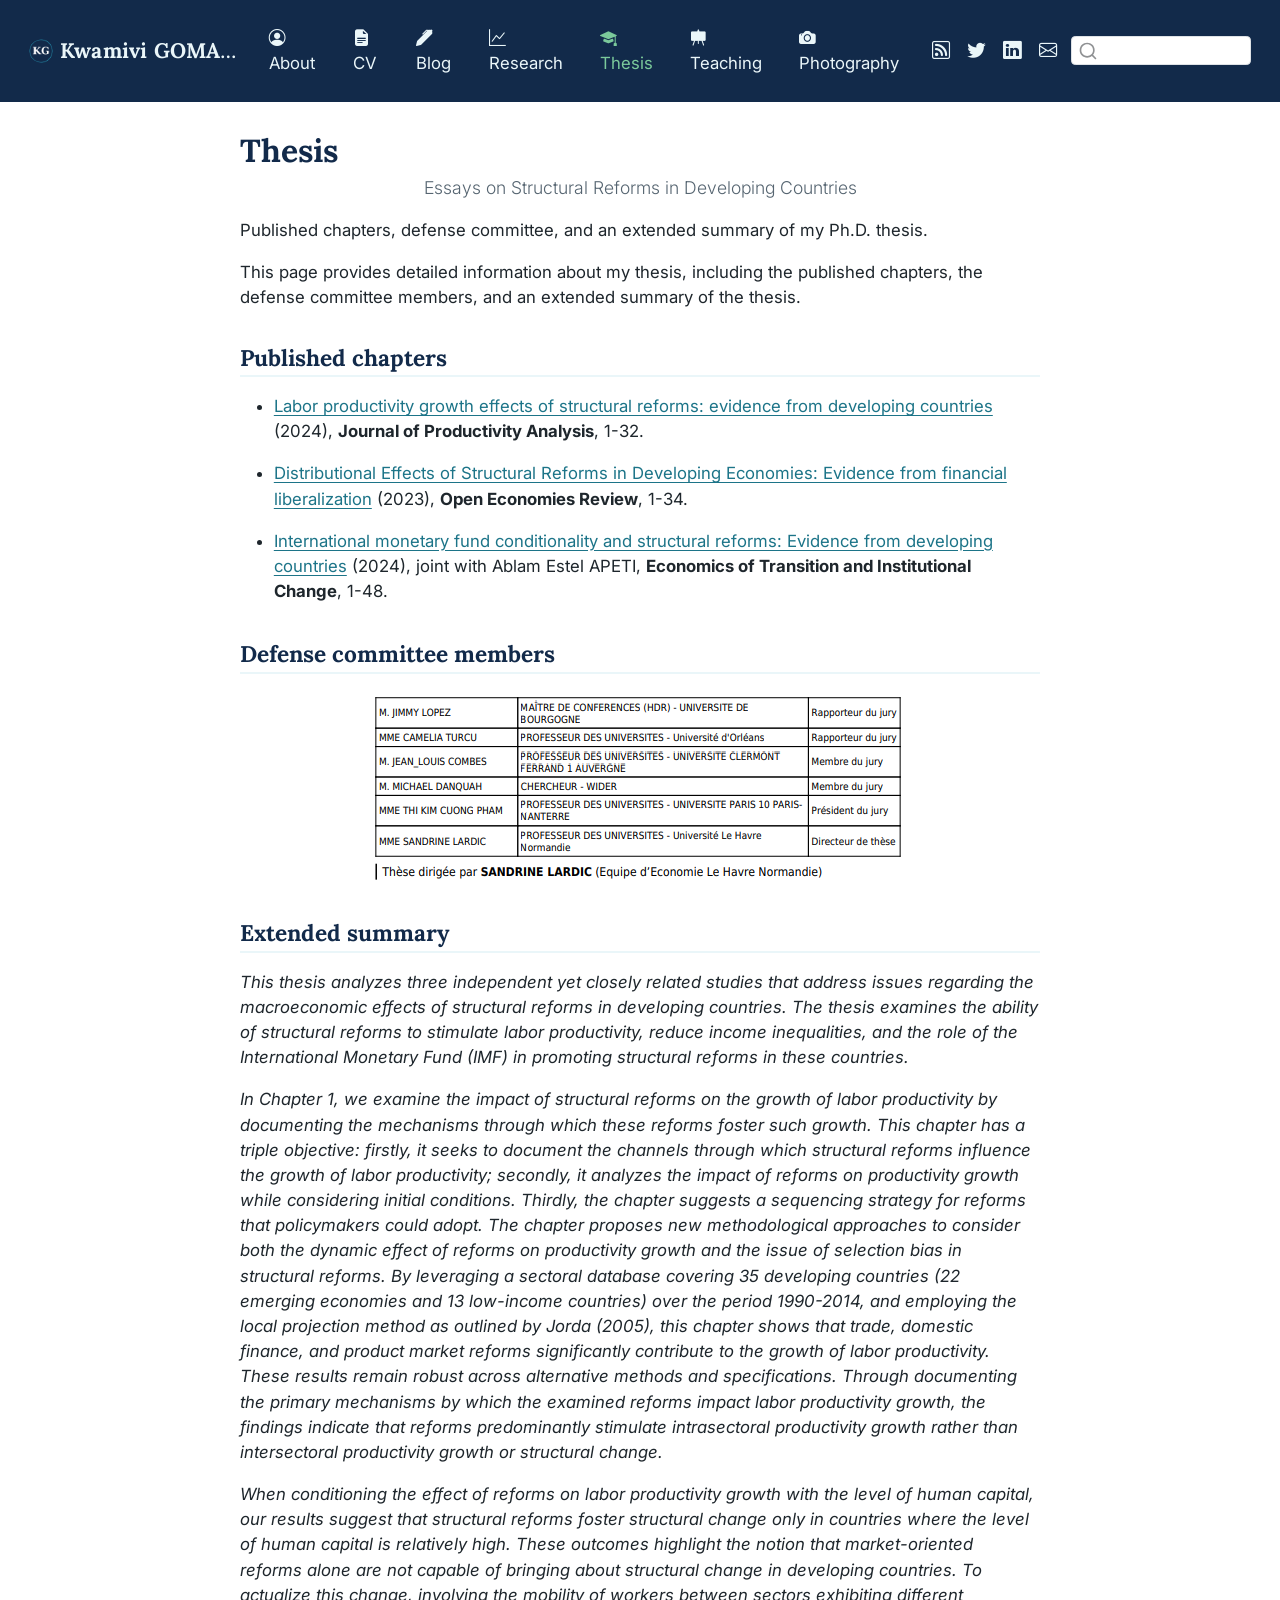
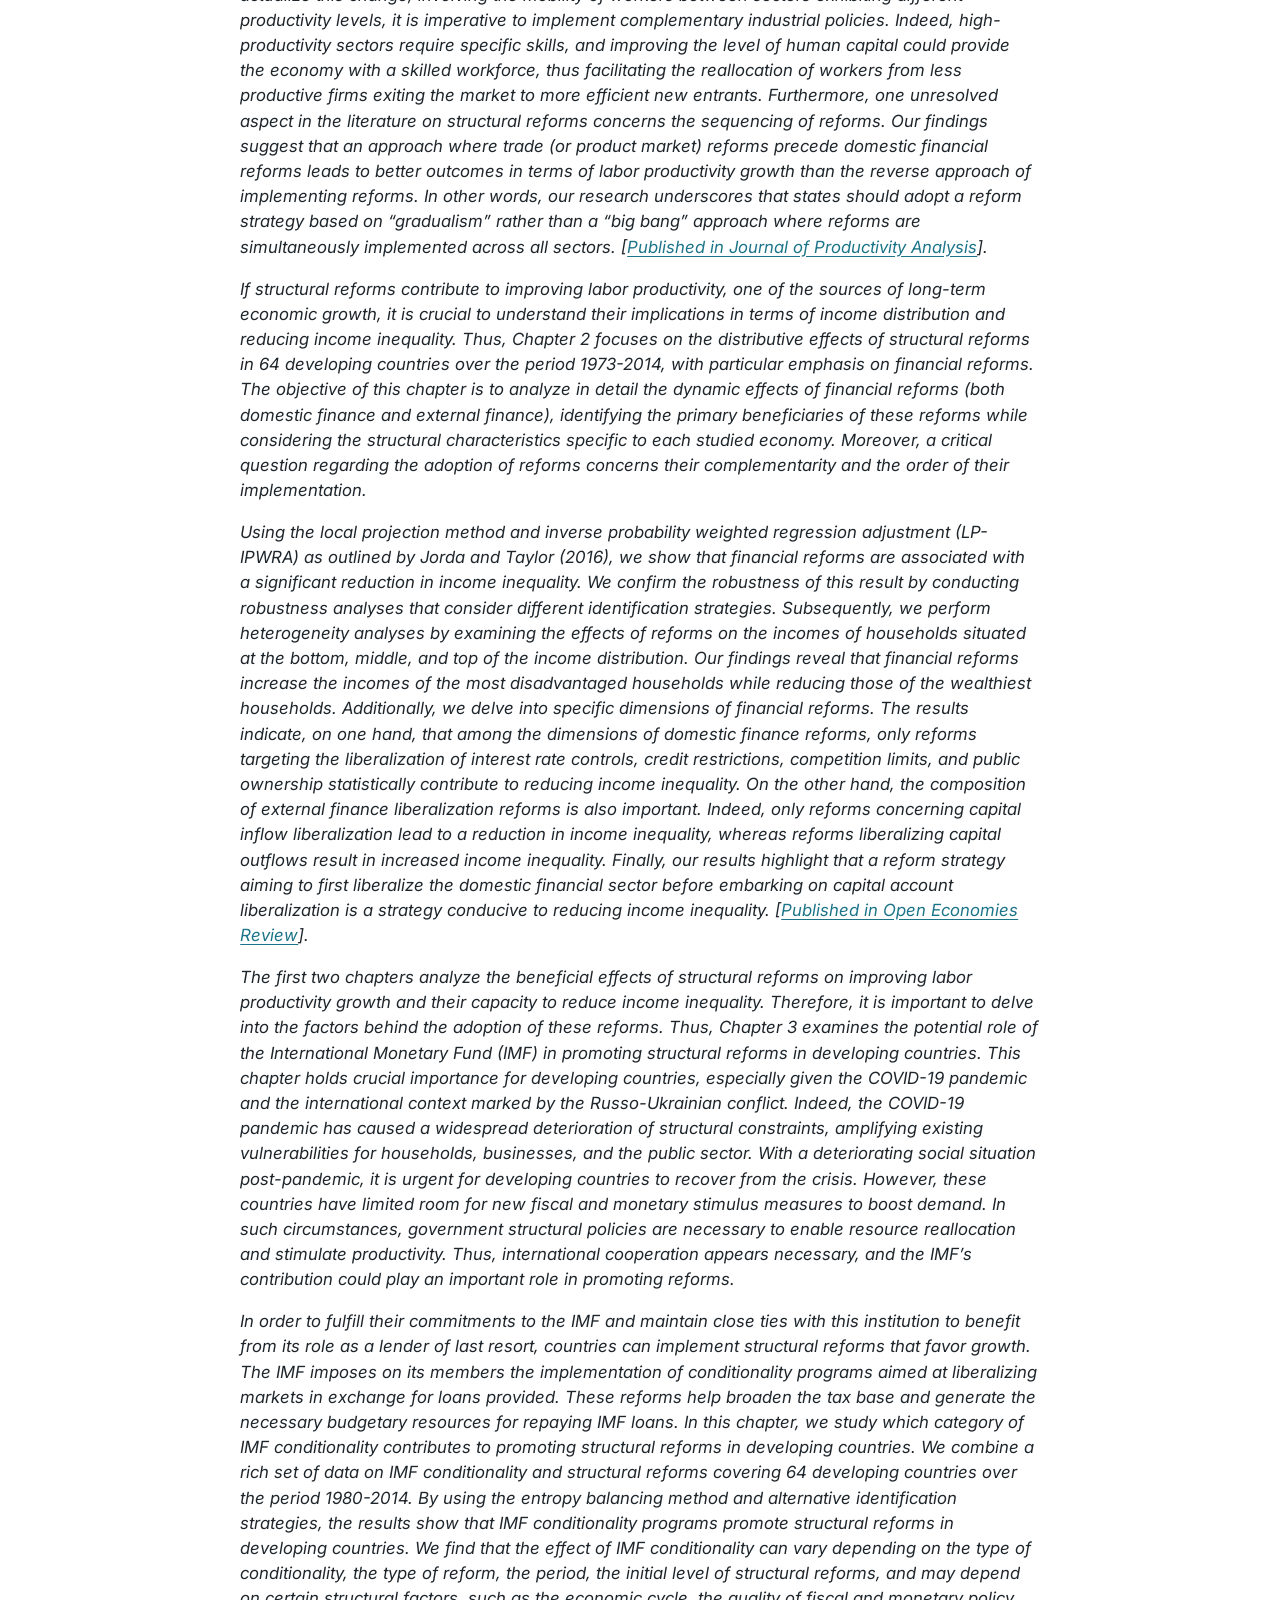
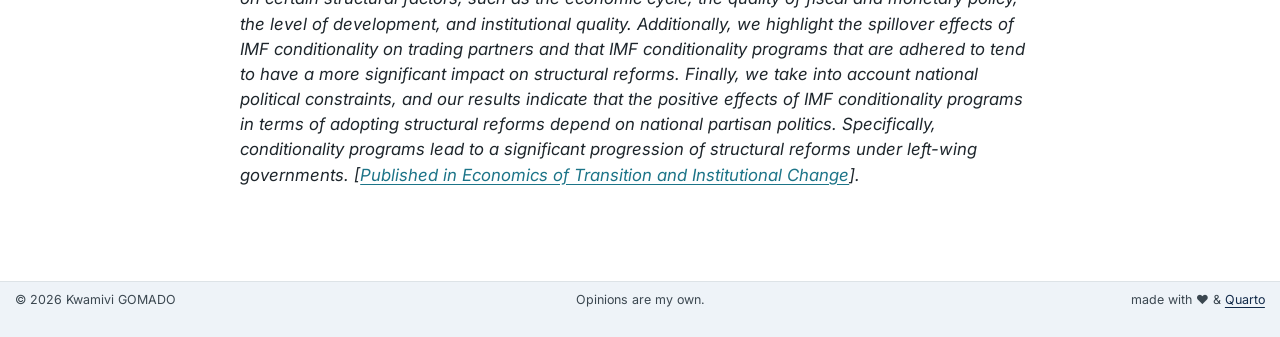
<file: thesis/thesis.html>
<!DOCTYPE html>
<html xmlns="http://www.w3.org/1999/xhtml" lang="en" xml:lang="en"><head>

<meta charset="utf-8">
<meta name="generator" content="quarto-1.8.25">

<meta name="viewport" content="width=device-width, initial-scale=1.0, user-scalable=yes">

<meta name="description" content="Published chapters, defense committee, and an extended summary of my Ph.D.&nbsp;thesis.">

<title>Kwamivi GOMADO | Thesis – Kwamivi GOMADO</title>
<style>
code{white-space: pre-wrap;}
span.smallcaps{font-variant: small-caps;}
div.columns{display: flex; gap: min(4vw, 1.5em);}
div.column{flex: auto; overflow-x: auto;}
div.hanging-indent{margin-left: 1.5em; text-indent: -1.5em;}
ul.task-list{list-style: none;}
ul.task-list li input[type="checkbox"] {
  width: 0.8em;
  margin: 0 0.8em 0.2em -1em; /* quarto-specific, see https://github.com/quarto-dev/quarto-cli/issues/4556 */ 
  vertical-align: middle;
}
</style>


<script src="../site_libs/quarto-nav/quarto-nav.js"></script>
<script src="../site_libs/clipboard/clipboard.min.js"></script>
<script src="../site_libs/quarto-search/autocomplete.umd.js"></script>
<script src="../site_libs/quarto-search/fuse.min.js"></script>
<script src="../site_libs/quarto-search/quarto-search.js"></script>
<meta name="quarto:offset" content="../">
<link href="../assets/img/favicon.png" rel="icon" type="image/png">
<script src="../site_libs/quarto-html/quarto.js" type="module"></script>
<script src="../site_libs/quarto-html/tabsets/tabsets.js" type="module"></script>
<script src="../site_libs/quarto-html/axe/axe-check.js" type="module"></script>
<script src="../site_libs/quarto-html/popper.min.js"></script>
<script src="../site_libs/quarto-html/tippy.umd.min.js"></script>
<script src="../site_libs/quarto-html/anchor.min.js"></script>
<link href="../site_libs/quarto-html/tippy.css" rel="stylesheet">
<link href="../site_libs/quarto-html/quarto-syntax-highlighting-7b89279ff1a6dce999919e0e67d4d9ec.css" rel="stylesheet" id="quarto-text-highlighting-styles">
<script src="../site_libs/bootstrap/bootstrap.min.js"></script>
<link href="../site_libs/bootstrap/bootstrap-icons.css" rel="stylesheet">
<link href="../site_libs/bootstrap/bootstrap-9e300816fc0d1c5141b2ba2306aa58ef.min.css" rel="stylesheet" append-hash="true" id="quarto-bootstrap" data-mode="light">
<script id="quarto-search-options" type="application/json">{
  "location": "navbar",
  "copy-button": false,
  "collapse-after": 3,
  "panel-placement": "end",
  "type": "textbox",
  "limit": 50,
  "keyboard-shortcut": [
    "f",
    "/",
    "s"
  ],
  "language": {
    "search-no-results-text": "No results",
    "search-matching-documents-text": "matching documents",
    "search-copy-link-title": "Copy link to search",
    "search-hide-matches-text": "Hide additional matches",
    "search-more-match-text": "more match in this document",
    "search-more-matches-text": "more matches in this document",
    "search-clear-button-title": "Clear",
    "search-text-placeholder": "",
    "search-detached-cancel-button-title": "Cancel",
    "search-submit-button-title": "Submit",
    "search-label": "Search"
  }
}</script>
<style>html{ scroll-behavior: smooth; }</style>


<meta property="og:title" content="Kwamivi GOMADO | Thesis">
<meta property="og:description" content="Published chapters, defense committee, and an extended summary of my Ph.D.&nbsp;thesis.">
<meta property="og:image" content="https://www.kwamivigomado.com/thesis/images/defense_cometee.png">
<meta property="og:site_name" content="Kwamivi GOMADO">
<meta property="og:locale" content="en_EN">
<meta property="og:image:alt" content="Photo of Kwamivi Gomado with the members of his Ph.D. defense committee.">
<meta property="og:image:height" content="192">
<meta property="og:image:width" content="532">
<meta name="twitter:title" content="Kwamivi GOMADO | Thesis">
<meta name="twitter:description" content="Published chapters, defense committee, and an extended summary of my Ph.D.&nbsp;thesis.">
<meta name="twitter:image" content="https://www.kwamivigomado.com/thesis/images/defense_cometee.png">
<meta name="twitter:creator" content="@MawuliGomado">
<meta name="twitter:image:alt" content="Photo of Kwamivi Gomado with the members of his Ph.D. defense committee.">
<meta name="twitter:image-height" content="192">
<meta name="twitter:image-width" content="532">
<meta name="twitter:card" content="summary_large_image">
</head>

<body class="nav-fixed fullcontent quarto-light">

<div id="quarto-search-results"></div>
  <header id="quarto-header" class="headroom fixed-top">
    <nav class="navbar navbar-expand-lg " data-bs-theme="dark">
      <div class="navbar-container container-fluid">
      <div class="navbar-brand-container mx-auto">
    <a href="../index.html" class="navbar-brand navbar-brand-logo">
    <img src="../assets/img/kg-monogram.png" alt="Navy circle monogram with the letters K G in white" class="navbar-logo light-content">
    <img src="../assets/img/kg-monogram.png" alt="Navy circle monogram with the letters K G in white" class="navbar-logo dark-content">
    </a>
    <a class="navbar-brand" href="../index.html">
    <span class="navbar-title">Kwamivi GOMADO</span>
    </a>
  </div>
            <div id="quarto-search" class="" title="Search"></div>
          <button class="navbar-toggler" type="button" data-bs-toggle="collapse" data-bs-target="#navbarCollapse" aria-controls="navbarCollapse" role="menu" aria-expanded="false" aria-label="Toggle navigation" onclick="if (window.quartoToggleHeadroom) { window.quartoToggleHeadroom(); }">
  <span class="navbar-toggler-icon"></span>
</button>
          <div class="collapse navbar-collapse" id="navbarCollapse">
            <ul class="navbar-nav navbar-nav-scroll me-auto">
  <li class="nav-item">
    <a class="nav-link" href="../index.html"> <i class="bi bi-person-circle" role="img">
</i> 
<span class="menu-text">About</span></a>
  </li>  
  <li class="nav-item">
    <a class="nav-link" href="../cv/index.html"> <i class="bi bi-file-earmark-text-fill" role="img">
</i> 
<span class="menu-text">CV</span></a>
  </li>  
  <li class="nav-item">
    <a class="nav-link" href="../blog.html"> <i class="bi bi-pen-fill" role="img">
</i> 
<span class="menu-text">Blog</span></a>
  </li>  
  <li class="nav-item">
    <a class="nav-link" href="../projects/research.html"> <i class="bi bi-graph-up" role="img">
</i> 
<span class="menu-text">Research</span></a>
  </li>  
  <li class="nav-item">
    <a class="nav-link active" href="../thesis/thesis.html" aria-current="page"> <i class="bi bi-mortarboard-fill" role="img">
</i> 
<span class="menu-text">Thesis</span></a>
  </li>  
  <li class="nav-item">
    <a class="nav-link" href="../teaching/teaching.html"> <i class="bi bi-easel-fill" role="img">
</i> 
<span class="menu-text">Teaching</span></a>
  </li>  
  <li class="nav-item">
    <a class="nav-link" href="../photography/index.html"> <i class="bi bi-camera-fill" role="img">
</i> 
<span class="menu-text">Photography</span></a>
  </li>  
</ul>
            <ul class="navbar-nav navbar-nav-scroll ms-auto">
  <li class="nav-item compact">
    <a class="nav-link" href="../blog.xml"> <i class="bi bi-rss" role="img" aria-label="rss">
</i> 
<span class="menu-text"></span></a>
  </li>  
  <li class="nav-item compact">
    <a class="nav-link" href="https://twitter.com/MawuliGomado"> <i class="bi bi-twitter" role="img" aria-label="Twitter / X">
</i> 
<span class="menu-text"></span></a>
  </li>  
  <li class="nav-item compact">
    <a class="nav-link" href="https://www.linkedin.com/feed/"> <i class="bi bi-linkedin" role="img" aria-label="LinkedIn">
</i> 
<span class="menu-text"></span></a>
  </li>  
  <li class="nav-item compact">
    <a class="nav-link" href="mailto:kwamivi.gomado@gmail.com"> <i class="bi bi-envelope" role="img" aria-label="email">
</i> 
<span class="menu-text"></span></a>
  </li>  
</ul>
          </div> <!-- /navcollapse -->
            <div class="quarto-navbar-tools">
</div>
      </div> <!-- /container-fluid -->
    </nav>
</header>
<!-- content -->
<div id="quarto-content" class="quarto-container page-columns page-rows-contents page-layout-article page-navbar">
<!-- sidebar -->
<!-- margin-sidebar -->
    
<!-- main -->
<main class="content" id="quarto-document-content">

<header id="title-block-header" class="quarto-title-block default">
<div class="quarto-title">
<h1 class="title">Thesis</h1>
<p class="subtitle lead">Essays on Structural Reforms in Developing Countries</p>
</div>

<div>
  <div class="description">
    Published chapters, defense committee, and an extended summary of my Ph.D.&nbsp;thesis.
  </div>
</div>


<div class="quarto-title-meta">

    
  
    
  </div>
  


</header>


<p>This page provides detailed information about my thesis, including the published chapters, the defense committee members, and an extended summary of the thesis.</p>
<section id="published-chapters" class="level2">
<h2 class="anchored" data-anchor-id="published-chapters">Published chapters</h2>
<ul>
<li><p><a href="https://doi.org/10.1007/s11123-024-00743-1">Labor productivity growth effects of structural reforms: evidence from developing countries</a> (2024), <strong>Journal of Productivity Analysis</strong>, 1-32.</p></li>
<li><p><a href="https://doi.org/10.1007/s11079-023-09740-7">Distributional Effects of Structural Reforms in Developing Economies: Evidence from financial liberalization</a> (2023), <strong>Open Economies Review</strong>, 1-34.</p></li>
<li><p><a href="https://doi.org/10.1111/ecot.12436">International monetary fund conditionality and structural reforms: Evidence from developing countries</a> (2024), joint with Ablam Estel APETI, <strong>Economics of Transition and Institutional Change</strong>, 1-48.</p></li>
</ul>
</section>
<section id="defense-committee-members" class="level2">
<h2 class="anchored" data-anchor-id="defense-committee-members">Defense committee members</h2>
<div class="quarto-figure quarto-figure-center">
<figure class="figure">
<p><a href="https://theses.hal.science/tel-04850258"><img src="images/defense_cometee.png" class="img-fluid quarto-figure quarto-figure-center figure-img" alt="Photo of Kwamivi Gomado with the members of his Ph.D. defense committee."></a></p>
</figure>
</div>
</section>
<section id="extended-summary" class="level2">
<h2 class="anchored" data-anchor-id="extended-summary">Extended summary</h2>
<p><em>This thesis analyzes three independent yet closely related studies that address issues regarding the macroeconomic effects of structural reforms in developing countries. The thesis examines the ability of structural reforms to stimulate labor productivity, reduce income inequalities, and the role of the International Monetary Fund (IMF) in promoting structural reforms in these countries.</em></p>
<p><em>In Chapter 1, we examine the impact of structural reforms on the growth of labor productivity by documenting the mechanisms through which these reforms foster such growth. This chapter has a triple objective: firstly, it seeks to document the channels through which structural reforms influence the growth of labor productivity; secondly, it analyzes the impact of reforms on productivity growth while considering initial conditions. Thirdly, the chapter suggests a sequencing strategy for reforms that policymakers could adopt. The chapter proposes new methodological approaches to consider both the dynamic effect of reforms on productivity growth and the issue of selection bias in structural reforms. By leveraging a sectoral database covering 35 developing countries (22 emerging economies and 13 low-income countries) over the period 1990-2014, and employing the local projection method as outlined by Jorda (2005), this chapter shows that trade, domestic finance, and product market reforms significantly contribute to the growth of labor productivity. These results remain robust across alternative methods and specifications. Through documenting the primary mechanisms by which the examined reforms impact labor productivity growth, the findings indicate that reforms predominantly stimulate intrasectoral productivity growth rather than intersectoral productivity growth or structural change.</em></p>
<p><em>When conditioning the effect of reforms on labor productivity growth with the level of human capital, our results suggest that structural reforms foster structural change only in countries where the level of human capital is relatively high. These outcomes highlight the notion that market-oriented reforms alone are not capable of bringing about structural change in developing countries. To actualize this change, involving the mobility of workers between sectors exhibiting different productivity levels, it is imperative to implement complementary industrial policies. Indeed, high-productivity sectors require specific skills, and improving the level of human capital could provide the economy with a skilled workforce, thus facilitating the reallocation of workers from less productive firms exiting the market to more efficient new entrants. Furthermore, one unresolved aspect in the literature on structural reforms concerns the sequencing of reforms. Our findings suggest that an approach where trade (or product market) reforms precede domestic financial reforms leads to better outcomes in terms of labor productivity growth than the reverse approach of implementing reforms. In other words, our research underscores that states should adopt a reform strategy based on “gradualism” rather than a “big bang” approach where reforms are simultaneously implemented across all sectors. [<a href="https://doi.org/10.1007/s11123-024-00743-1">Published in Journal of Productivity Analysis</a>].</em></p>
<p><em>If structural reforms contribute to improving labor productivity, one of the sources of long-term economic growth, it is crucial to understand their implications in terms of income distribution and reducing income inequality. Thus, Chapter 2 focuses on the distributive effects of structural reforms in 64 developing countries over the period 1973-2014, with particular emphasis on financial reforms. The objective of this chapter is to analyze in detail the dynamic effects of financial reforms (both domestic finance and external finance), identifying the primary beneficiaries of these reforms while considering the structural characteristics specific to each studied economy. Moreover, a critical question regarding the adoption of reforms concerns their complementarity and the order of their implementation.</em></p>
<p><em>Using the local projection method and inverse probability weighted regression adjustment (LP-IPWRA) as outlined by Jorda and Taylor (2016), we show that financial reforms are associated with a significant reduction in income inequality. We confirm the robustness of this result by conducting robustness analyses that consider different identification strategies. Subsequently, we perform heterogeneity analyses by examining the effects of reforms on the incomes of households situated at the bottom, middle, and top of the income distribution. Our findings reveal that financial reforms increase the incomes of the most disadvantaged households while reducing those of the wealthiest households. Additionally, we delve into specific dimensions of financial reforms. The results indicate, on one hand, that among the dimensions of domestic finance reforms, only reforms targeting the liberalization of interest rate controls, credit restrictions, competition limits, and public ownership statistically contribute to reducing income inequality. On the other hand, the composition of external finance liberalization reforms is also important. Indeed, only reforms concerning capital inflow liberalization lead to a reduction in income inequality, whereas reforms liberalizing capital outflows result in increased income inequality. Finally, our results highlight that a reform strategy aiming to first liberalize the domestic financial sector before embarking on capital account liberalization is a strategy conducive to reducing income inequality. [<a href="https://doi.org/10.1007/s11079-023-09740-7">Published in Open Economies Review</a>].</em></p>
<p><em>The first two chapters analyze the beneficial effects of structural reforms on improving labor productivity growth and their capacity to reduce income inequality. Therefore, it is important to delve into the factors behind the adoption of these reforms. Thus, Chapter 3 examines the potential role of the International Monetary Fund (IMF) in promoting structural reforms in developing countries. This chapter holds crucial importance for developing countries, especially given the COVID-19 pandemic and the international context marked by the Russo-Ukrainian conflict. Indeed, the COVID-19 pandemic has caused a widespread deterioration of structural constraints, amplifying existing vulnerabilities for households, businesses, and the public sector. With a deteriorating social situation post-pandemic, it is urgent for developing countries to recover from the crisis. However, these countries have limited room for new fiscal and monetary stimulus measures to boost demand. In such circumstances, government structural policies are necessary to enable resource reallocation and stimulate productivity. Thus, international cooperation appears necessary, and the IMF’s contribution could play an important role in promoting reforms.</em></p>
<p><em>In order to fulfill their commitments to the IMF and maintain close ties with this institution to benefit from its role as a lender of last resort, countries can implement structural reforms that favor growth. The IMF imposes on its members the implementation of conditionality programs aimed at liberalizing markets in exchange for loans provided. These reforms help broaden the tax base and generate the necessary budgetary resources for repaying IMF loans. In this chapter, we study which category of IMF conditionality contributes to promoting structural reforms in developing countries. We combine a rich set of data on IMF conditionality and structural reforms covering 64 developing countries over the period 1980-2014. By using the entropy balancing method and alternative identification strategies, the results show that IMF conditionality programs promote structural reforms in developing countries. We find that the effect of IMF conditionality can vary depending on the type of conditionality, the type of reform, the period, the initial level of structural reforms, and may depend on certain structural factors, such as the economic cycle, the quality of fiscal and monetary policy, the level of development, and institutional quality. Additionally, we highlight the spillover effects of IMF conditionality on trading partners and that IMF conditionality programs that are adhered to tend to have a more significant impact on structural reforms. Finally, we take into account national political constraints, and our results indicate that the positive effects of IMF conditionality programs in terms of adopting structural reforms depend on national partisan politics. Specifically, conditionality programs lead to a significant progression of structural reforms under left-wing governments. [<a href="https://doi.org/10.1111/ecot.12436">Published in Economics of Transition and Institutional Change</a>].</em></p>


</section>

</main> <!-- /main -->
<script id="quarto-html-after-body" type="application/javascript">
  window.document.addEventListener("DOMContentLoaded", function (event) {
    const icon = "";
    const anchorJS = new window.AnchorJS();
    anchorJS.options = {
      placement: 'right',
      icon: icon
    };
    anchorJS.add('.anchored');
    const isCodeAnnotation = (el) => {
      for (const clz of el.classList) {
        if (clz.startsWith('code-annotation-')) {                     
          return true;
        }
      }
      return false;
    }
    const onCopySuccess = function(e) {
      // button target
      const button = e.trigger;
      // don't keep focus
      button.blur();
      // flash "checked"
      button.classList.add('code-copy-button-checked');
      var currentTitle = button.getAttribute("title");
      button.setAttribute("title", "Copied!");
      let tooltip;
      if (window.bootstrap) {
        button.setAttribute("data-bs-toggle", "tooltip");
        button.setAttribute("data-bs-placement", "left");
        button.setAttribute("data-bs-title", "Copied!");
        tooltip = new bootstrap.Tooltip(button, 
          { trigger: "manual", 
            customClass: "code-copy-button-tooltip",
            offset: [0, -8]});
        tooltip.show();    
      }
      setTimeout(function() {
        if (tooltip) {
          tooltip.hide();
          button.removeAttribute("data-bs-title");
          button.removeAttribute("data-bs-toggle");
          button.removeAttribute("data-bs-placement");
        }
        button.setAttribute("title", currentTitle);
        button.classList.remove('code-copy-button-checked');
      }, 1000);
      // clear code selection
      e.clearSelection();
    }
    const getTextToCopy = function(trigger) {
      const outerScaffold = trigger.parentElement.cloneNode(true);
      const codeEl = outerScaffold.querySelector('code');
      for (const childEl of codeEl.children) {
        if (isCodeAnnotation(childEl)) {
          childEl.remove();
        }
      }
      return codeEl.innerText;
    }
    const clipboard = new window.ClipboardJS('.code-copy-button:not([data-in-quarto-modal])', {
      text: getTextToCopy
    });
    clipboard.on('success', onCopySuccess);
    if (window.document.getElementById('quarto-embedded-source-code-modal')) {
      const clipboardModal = new window.ClipboardJS('.code-copy-button[data-in-quarto-modal]', {
        text: getTextToCopy,
        container: window.document.getElementById('quarto-embedded-source-code-modal')
      });
      clipboardModal.on('success', onCopySuccess);
    }
      var localhostRegex = new RegExp(/^(?:http|https):\/\/localhost\:?[0-9]*\//);
      var mailtoRegex = new RegExp(/^mailto:/);
        var filterRegex = new RegExp("https:\/\/www\.kwamivigomado\.com");
      var isInternal = (href) => {
          return filterRegex.test(href) || localhostRegex.test(href) || mailtoRegex.test(href);
      }
      // Inspect non-navigation links and adorn them if external
     var links = window.document.querySelectorAll('a[href]:not(.nav-link):not(.navbar-brand):not(.toc-action):not(.sidebar-link):not(.sidebar-item-toggle):not(.pagination-link):not(.no-external):not([aria-hidden]):not(.dropdown-item):not(.quarto-navigation-tool):not(.about-link)');
      for (var i=0; i<links.length; i++) {
        const link = links[i];
        if (!isInternal(link.href)) {
          // undo the damage that might have been done by quarto-nav.js in the case of
          // links that we want to consider external
          if (link.dataset.originalHref !== undefined) {
            link.href = link.dataset.originalHref;
          }
            // target, if specified
            link.setAttribute("target", "_blank");
            if (link.getAttribute("rel") === null) {
              link.setAttribute("rel", "noopener");
            }
        }
      }
    function tippyHover(el, contentFn, onTriggerFn, onUntriggerFn) {
      const config = {
        allowHTML: true,
        maxWidth: 500,
        delay: 100,
        arrow: false,
        appendTo: function(el) {
            return el.parentElement;
        },
        interactive: true,
        interactiveBorder: 10,
        theme: 'quarto',
        placement: 'bottom-start',
      };
      if (contentFn) {
        config.content = contentFn;
      }
      if (onTriggerFn) {
        config.onTrigger = onTriggerFn;
      }
      if (onUntriggerFn) {
        config.onUntrigger = onUntriggerFn;
      }
      window.tippy(el, config); 
    }
    const noterefs = window.document.querySelectorAll('a[role="doc-noteref"]');
    for (var i=0; i<noterefs.length; i++) {
      const ref = noterefs[i];
      tippyHover(ref, function() {
        // use id or data attribute instead here
        let href = ref.getAttribute('data-footnote-href') || ref.getAttribute('href');
        try { href = new URL(href).hash; } catch {}
        const id = href.replace(/^#\/?/, "");
        const note = window.document.getElementById(id);
        if (note) {
          return note.innerHTML;
        } else {
          return "";
        }
      });
    }
    const xrefs = window.document.querySelectorAll('a.quarto-xref');
    const processXRef = (id, note) => {
      // Strip column container classes
      const stripColumnClz = (el) => {
        el.classList.remove("page-full", "page-columns");
        if (el.children) {
          for (const child of el.children) {
            stripColumnClz(child);
          }
        }
      }
      stripColumnClz(note)
      if (id === null || id.startsWith('sec-')) {
        // Special case sections, only their first couple elements
        const container = document.createElement("div");
        if (note.children && note.children.length > 2) {
          container.appendChild(note.children[0].cloneNode(true));
          for (let i = 1; i < note.children.length; i++) {
            const child = note.children[i];
            if (child.tagName === "P" && child.innerText === "") {
              continue;
            } else {
              container.appendChild(child.cloneNode(true));
              break;
            }
          }
          if (window.Quarto?.typesetMath) {
            window.Quarto.typesetMath(container);
          }
          return container.innerHTML
        } else {
          if (window.Quarto?.typesetMath) {
            window.Quarto.typesetMath(note);
          }
          return note.innerHTML;
        }
      } else {
        // Remove any anchor links if they are present
        const anchorLink = note.querySelector('a.anchorjs-link');
        if (anchorLink) {
          anchorLink.remove();
        }
        if (window.Quarto?.typesetMath) {
          window.Quarto.typesetMath(note);
        }
        if (note.classList.contains("callout")) {
          return note.outerHTML;
        } else {
          return note.innerHTML;
        }
      }
    }
    for (var i=0; i<xrefs.length; i++) {
      const xref = xrefs[i];
      tippyHover(xref, undefined, function(instance) {
        instance.disable();
        let url = xref.getAttribute('href');
        let hash = undefined; 
        if (url.startsWith('#')) {
          hash = url;
        } else {
          try { hash = new URL(url).hash; } catch {}
        }
        if (hash) {
          const id = hash.replace(/^#\/?/, "");
          const note = window.document.getElementById(id);
          if (note !== null) {
            try {
              const html = processXRef(id, note.cloneNode(true));
              instance.setContent(html);
            } finally {
              instance.enable();
              instance.show();
            }
          } else {
            // See if we can fetch this
            fetch(url.split('#')[0])
            .then(res => res.text())
            .then(html => {
              const parser = new DOMParser();
              const htmlDoc = parser.parseFromString(html, "text/html");
              const note = htmlDoc.getElementById(id);
              if (note !== null) {
                const html = processXRef(id, note);
                instance.setContent(html);
              } 
            }).finally(() => {
              instance.enable();
              instance.show();
            });
          }
        } else {
          // See if we can fetch a full url (with no hash to target)
          // This is a special case and we should probably do some content thinning / targeting
          fetch(url)
          .then(res => res.text())
          .then(html => {
            const parser = new DOMParser();
            const htmlDoc = parser.parseFromString(html, "text/html");
            const note = htmlDoc.querySelector('main.content');
            if (note !== null) {
              // This should only happen for chapter cross references
              // (since there is no id in the URL)
              // remove the first header
              if (note.children.length > 0 && note.children[0].tagName === "HEADER") {
                note.children[0].remove();
              }
              const html = processXRef(null, note);
              instance.setContent(html);
            } 
          }).finally(() => {
            instance.enable();
            instance.show();
          });
        }
      }, function(instance) {
      });
    }
        let selectedAnnoteEl;
        const selectorForAnnotation = ( cell, annotation) => {
          let cellAttr = 'data-code-cell="' + cell + '"';
          let lineAttr = 'data-code-annotation="' +  annotation + '"';
          const selector = 'span[' + cellAttr + '][' + lineAttr + ']';
          return selector;
        }
        const selectCodeLines = (annoteEl) => {
          const doc = window.document;
          const targetCell = annoteEl.getAttribute("data-target-cell");
          const targetAnnotation = annoteEl.getAttribute("data-target-annotation");
          const annoteSpan = window.document.querySelector(selectorForAnnotation(targetCell, targetAnnotation));
          const lines = annoteSpan.getAttribute("data-code-lines").split(",");
          const lineIds = lines.map((line) => {
            return targetCell + "-" + line;
          })
          let top = null;
          let height = null;
          let parent = null;
          if (lineIds.length > 0) {
              //compute the position of the single el (top and bottom and make a div)
              const el = window.document.getElementById(lineIds[0]);
              top = el.offsetTop;
              height = el.offsetHeight;
              parent = el.parentElement.parentElement;
            if (lineIds.length > 1) {
              const lastEl = window.document.getElementById(lineIds[lineIds.length - 1]);
              const bottom = lastEl.offsetTop + lastEl.offsetHeight;
              height = bottom - top;
            }
            if (top !== null && height !== null && parent !== null) {
              // cook up a div (if necessary) and position it 
              let div = window.document.getElementById("code-annotation-line-highlight");
              if (div === null) {
                div = window.document.createElement("div");
                div.setAttribute("id", "code-annotation-line-highlight");
                div.style.position = 'absolute';
                parent.appendChild(div);
              }
              div.style.top = top - 2 + "px";
              div.style.height = height + 4 + "px";
              div.style.left = 0;
              let gutterDiv = window.document.getElementById("code-annotation-line-highlight-gutter");
              if (gutterDiv === null) {
                gutterDiv = window.document.createElement("div");
                gutterDiv.setAttribute("id", "code-annotation-line-highlight-gutter");
                gutterDiv.style.position = 'absolute';
                const codeCell = window.document.getElementById(targetCell);
                const gutter = codeCell.querySelector('.code-annotation-gutter');
                gutter.appendChild(gutterDiv);
              }
              gutterDiv.style.top = top - 2 + "px";
              gutterDiv.style.height = height + 4 + "px";
            }
            selectedAnnoteEl = annoteEl;
          }
        };
        const unselectCodeLines = () => {
          const elementsIds = ["code-annotation-line-highlight", "code-annotation-line-highlight-gutter"];
          elementsIds.forEach((elId) => {
            const div = window.document.getElementById(elId);
            if (div) {
              div.remove();
            }
          });
          selectedAnnoteEl = undefined;
        };
          // Handle positioning of the toggle
      window.addEventListener(
        "resize",
        throttle(() => {
          elRect = undefined;
          if (selectedAnnoteEl) {
            selectCodeLines(selectedAnnoteEl);
          }
        }, 10)
      );
      function throttle(fn, ms) {
      let throttle = false;
      let timer;
        return (...args) => {
          if(!throttle) { // first call gets through
              fn.apply(this, args);
              throttle = true;
          } else { // all the others get throttled
              if(timer) clearTimeout(timer); // cancel #2
              timer = setTimeout(() => {
                fn.apply(this, args);
                timer = throttle = false;
              }, ms);
          }
        };
      }
        // Attach click handler to the DT
        const annoteDls = window.document.querySelectorAll('dt[data-target-cell]');
        for (const annoteDlNode of annoteDls) {
          annoteDlNode.addEventListener('click', (event) => {
            const clickedEl = event.target;
            if (clickedEl !== selectedAnnoteEl) {
              unselectCodeLines();
              const activeEl = window.document.querySelector('dt[data-target-cell].code-annotation-active');
              if (activeEl) {
                activeEl.classList.remove('code-annotation-active');
              }
              selectCodeLines(clickedEl);
              clickedEl.classList.add('code-annotation-active');
            } else {
              // Unselect the line
              unselectCodeLines();
              clickedEl.classList.remove('code-annotation-active');
            }
          });
        }
    const findCites = (el) => {
      const parentEl = el.parentElement;
      if (parentEl) {
        const cites = parentEl.dataset.cites;
        if (cites) {
          return {
            el,
            cites: cites.split(' ')
          };
        } else {
          return findCites(el.parentElement)
        }
      } else {
        return undefined;
      }
    };
    var bibliorefs = window.document.querySelectorAll('a[role="doc-biblioref"]');
    for (var i=0; i<bibliorefs.length; i++) {
      const ref = bibliorefs[i];
      const citeInfo = findCites(ref);
      if (citeInfo) {
        tippyHover(citeInfo.el, function() {
          var popup = window.document.createElement('div');
          citeInfo.cites.forEach(function(cite) {
            var citeDiv = window.document.createElement('div');
            citeDiv.classList.add('hanging-indent');
            citeDiv.classList.add('csl-entry');
            var biblioDiv = window.document.getElementById('ref-' + cite);
            if (biblioDiv) {
              citeDiv.innerHTML = biblioDiv.innerHTML;
            }
            popup.appendChild(citeDiv);
          });
          return popup.innerHTML;
        });
      }
    }
  });
  </script>
</div> <!-- /content -->
<footer class="footer">
  <div class="nav-footer">
    <div class="nav-footer-left">
<p>© 2026 Kwamivi GOMADO</p>
</div>   
    <div class="nav-footer-center">
<p>Opinions are my own.</p>
</div>
    <div class="nav-footer-right">
<p>made with ♥️ &amp; <a href="https://quarto.org">Quarto</a></p>
</div>
  </div>
</footer>




<script src="../site_libs/quarto-html/zenscroll-min.js"></script>
</body></html>
</file>
<file: site_libs/quarto-html/tippy.css>
.tippy-box[data-animation=fade][data-state=hidden]{opacity:0}[data-tippy-root]{max-width:calc(100vw - 10px)}.tippy-box{position:relative;background-color:#333;color:#fff;border-radius:4px;font-size:14px;line-height:1.4;white-space:normal;outline:0;transition-property:transform,visibility,opacity}.tippy-box[data-placement^=top]>.tippy-arrow{bottom:0}.tippy-box[data-placement^=top]>.tippy-arrow:before{bottom:-7px;left:0;border-width:8px 8px 0;border-top-color:initial;transform-origin:center top}.tippy-box[data-placement^=bottom]>.tippy-arrow{top:0}.tippy-box[data-placement^=bottom]>.tippy-arrow:before{top:-7px;left:0;border-width:0 8px 8px;border-bottom-color:initial;transform-origin:center bottom}.tippy-box[data-placement^=left]>.tippy-arrow{right:0}.tippy-box[data-placement^=left]>.tippy-arrow:before{border-width:8px 0 8px 8px;border-left-color:initial;right:-7px;transform-origin:center left}.tippy-box[data-placement^=right]>.tippy-arrow{left:0}.tippy-box[data-placement^=right]>.tippy-arrow:before{left:-7px;border-width:8px 8px 8px 0;border-right-color:initial;transform-origin:center right}.tippy-box[data-inertia][data-state=visible]{transition-timing-function:cubic-bezier(.54,1.5,.38,1.11)}.tippy-arrow{width:16px;height:16px;color:#333}.tippy-arrow:before{content:"";position:absolute;border-color:transparent;border-style:solid}.tippy-content{position:relative;padding:5px 9px;z-index:1}
</file>
<file: site_libs/quarto-html/quarto-syntax-highlighting-7b89279ff1a6dce999919e0e67d4d9ec.css>
/* quarto syntax highlight colors */
:root {
  --quarto-hl-ot-color: #003B4F;
  --quarto-hl-at-color: #657422;
  --quarto-hl-ss-color: #20794D;
  --quarto-hl-an-color: #5E5E5E;
  --quarto-hl-fu-color: #4758AB;
  --quarto-hl-st-color: #20794D;
  --quarto-hl-cf-color: #003B4F;
  --quarto-hl-op-color: #5E5E5E;
  --quarto-hl-er-color: #AD0000;
  --quarto-hl-bn-color: #AD0000;
  --quarto-hl-al-color: #AD0000;
  --quarto-hl-va-color: #111111;
  --quarto-hl-bu-color: inherit;
  --quarto-hl-ex-color: inherit;
  --quarto-hl-pp-color: #AD0000;
  --quarto-hl-in-color: #5E5E5E;
  --quarto-hl-vs-color: #20794D;
  --quarto-hl-wa-color: #5E5E5E;
  --quarto-hl-do-color: #5E5E5E;
  --quarto-hl-im-color: #00769E;
  --quarto-hl-ch-color: #20794D;
  --quarto-hl-dt-color: #AD0000;
  --quarto-hl-fl-color: #AD0000;
  --quarto-hl-co-color: #5E5E5E;
  --quarto-hl-cv-color: #5E5E5E;
  --quarto-hl-cn-color: #8f5902;
  --quarto-hl-sc-color: #5E5E5E;
  --quarto-hl-dv-color: #AD0000;
  --quarto-hl-kw-color: #003B4F;
}

/* other quarto variables */
:root {
  --quarto-font-monospace: SFMono-Regular, Menlo, Monaco, Consolas, "Liberation Mono", "Courier New", monospace;
}

/* syntax highlight based on Pandoc's rules */
pre > code.sourceCode > span {
  color: #003B4F;
}

code.sourceCode > span {
  color: #003B4F;
}

div.sourceCode,
div.sourceCode pre.sourceCode {
  color: #003B4F;
}

/* Normal */
code span {
  color: #003B4F;
}

/* Alert */
code span.al {
  color: #AD0000;
  font-style: inherit;
}

/* Annotation */
code span.an {
  color: #5E5E5E;
  font-style: inherit;
}

/* Attribute */
code span.at {
  color: #657422;
  font-style: inherit;
}

/* BaseN */
code span.bn {
  color: #AD0000;
  font-style: inherit;
}

/* BuiltIn */
code span.bu {
  font-style: inherit;
}

/* ControlFlow */
code span.cf {
  color: #003B4F;
  font-weight: bold;
  font-style: inherit;
}

/* Char */
code span.ch {
  color: #20794D;
  font-style: inherit;
}

/* Constant */
code span.cn {
  color: #8f5902;
  font-style: inherit;
}

/* Comment */
code span.co {
  color: #5E5E5E;
  font-style: inherit;
}

/* CommentVar */
code span.cv {
  color: #5E5E5E;
  font-style: italic;
}

/* Documentation */
code span.do {
  color: #5E5E5E;
  font-style: italic;
}

/* DataType */
code span.dt {
  color: #AD0000;
  font-style: inherit;
}

/* DecVal */
code span.dv {
  color: #AD0000;
  font-style: inherit;
}

/* Error */
code span.er {
  color: #AD0000;
  font-style: inherit;
}

/* Extension */
code span.ex {
  font-style: inherit;
}

/* Float */
code span.fl {
  color: #AD0000;
  font-style: inherit;
}

/* Function */
code span.fu {
  color: #4758AB;
  font-style: inherit;
}

/* Import */
code span.im {
  color: #00769E;
  font-style: inherit;
}

/* Information */
code span.in {
  color: #5E5E5E;
  font-style: inherit;
}

/* Keyword */
code span.kw {
  color: #003B4F;
  font-weight: bold;
  font-style: inherit;
}

/* Operator */
code span.op {
  color: #5E5E5E;
  font-style: inherit;
}

/* Other */
code span.ot {
  color: #003B4F;
  font-style: inherit;
}

/* Preprocessor */
code span.pp {
  color: #AD0000;
  font-style: inherit;
}

/* SpecialChar */
code span.sc {
  color: #5E5E5E;
  font-style: inherit;
}

/* SpecialString */
code span.ss {
  color: #20794D;
  font-style: inherit;
}

/* String */
code span.st {
  color: #20794D;
  font-style: inherit;
}

/* Variable */
code span.va {
  color: #111111;
  font-style: inherit;
}

/* VerbatimString */
code span.vs {
  color: #20794D;
  font-style: inherit;
}

/* Warning */
code span.wa {
  color: #5E5E5E;
  font-style: italic;
}

.prevent-inlining {
  content: "</";
}

/*# sourceMappingURL=3944bc705cfaf4c80e56f77c5205168a.css.map */
</file>
